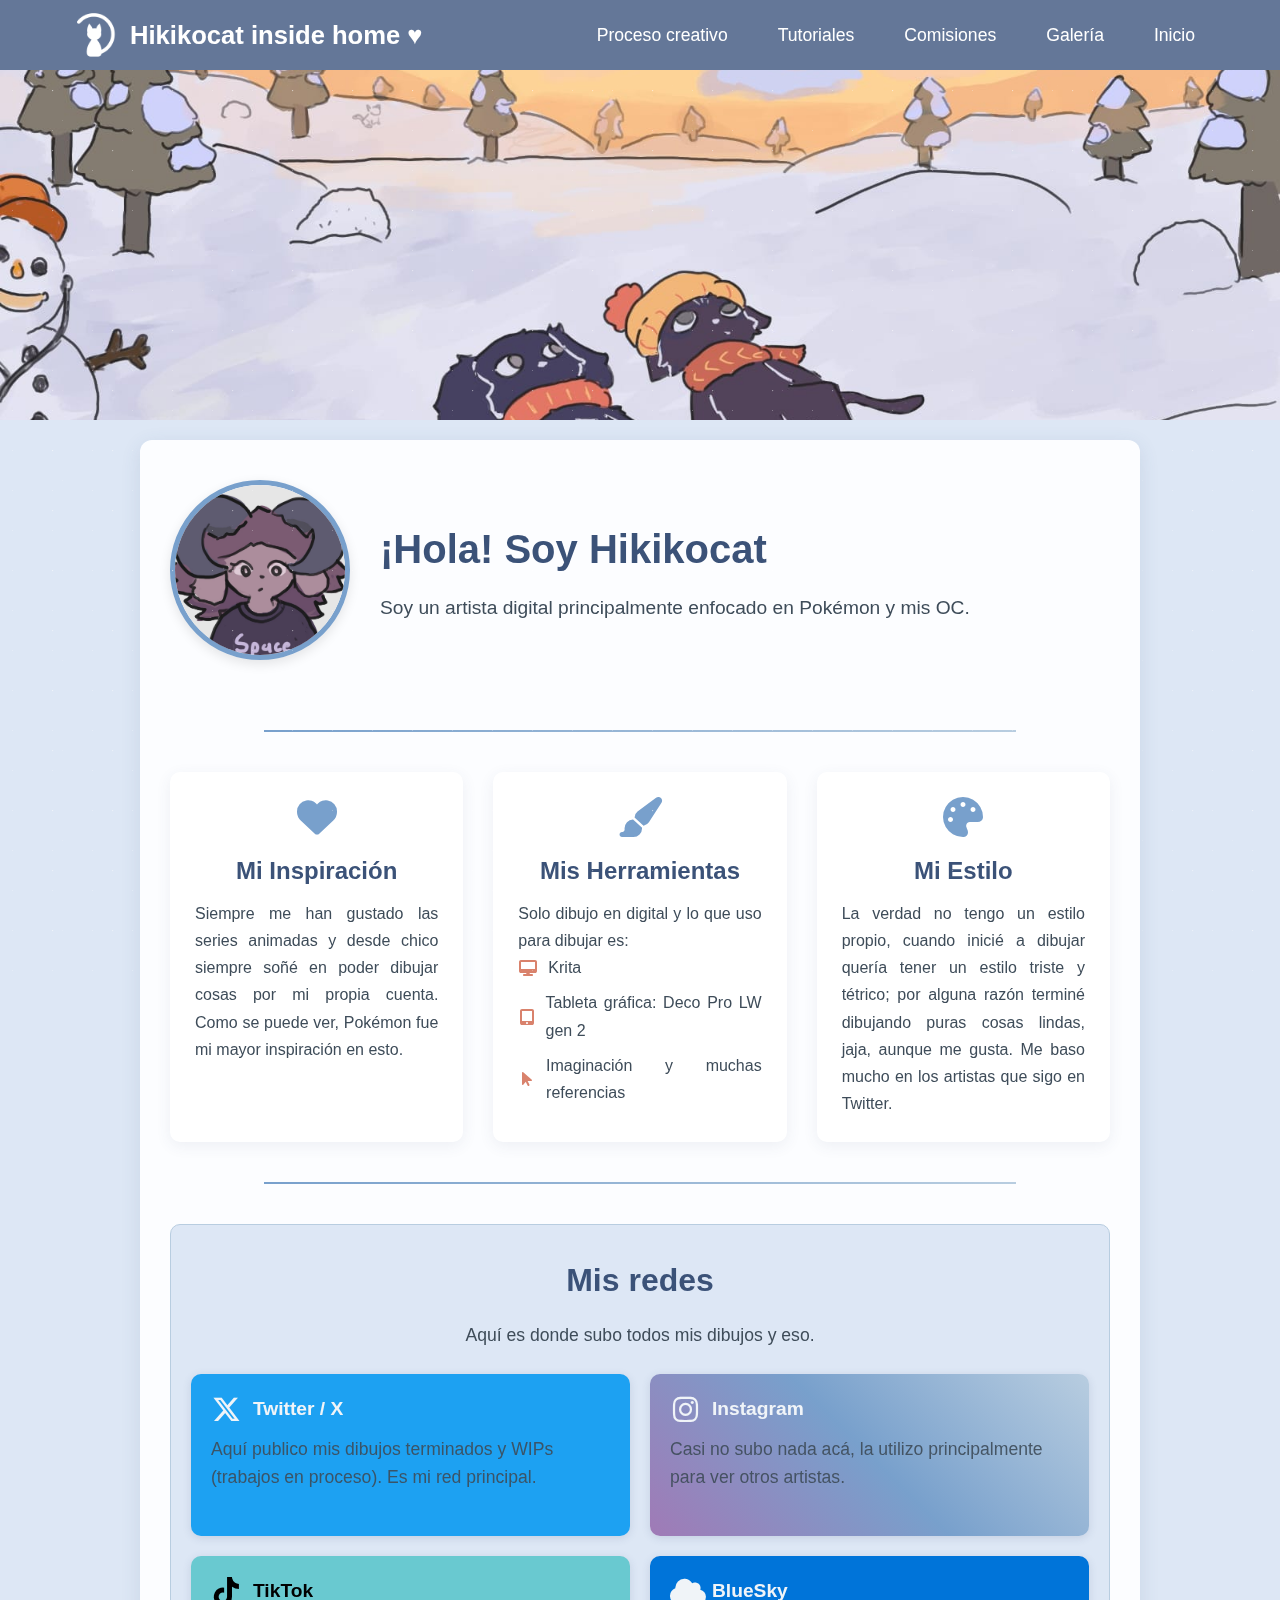
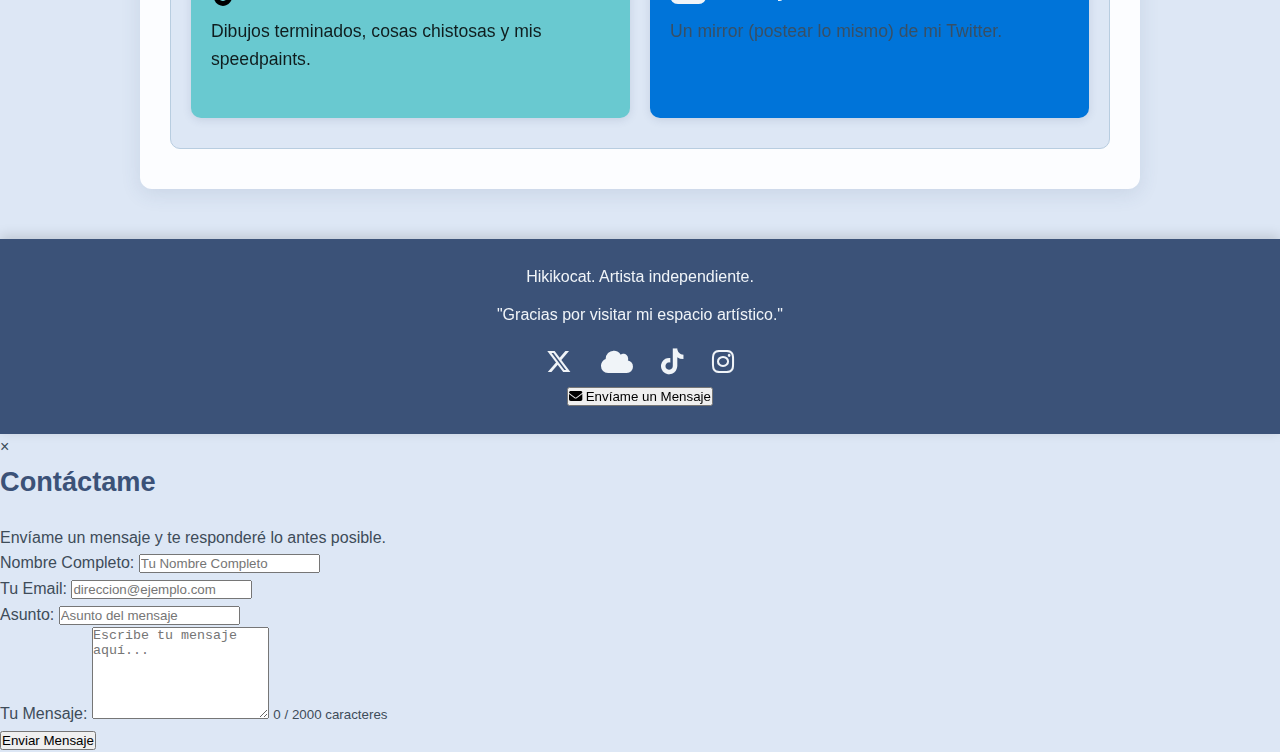
<file: audi.html>
<!DOCTYPE html>
<html lang="es">
<head>
  <meta charset="UTF-8">
  <meta name="viewport" content="width=device-width, initial-scale=1.0">
  <title>Acerca de Mí - Hikikocat</title>
  <link rel="stylesheet" href="audi.css">
  <link rel="stylesheet" href="https://cdnjs.cloudflare.com/ajax/libs/font-awesome/6.5.0/css/all.min.css">
</head>
<body>

<header>
  <div class="header-container">
    <div class="logo">
        <a href="index.html"><img src="logo.png" alt="Logo"></a>
        <a href="index.html"><h1 class="titulo-principal">Hikikocat inside home ♥</h1></a>
    </div>
    <nav class="menu" id="menu">
      <ul>
        <li><a href="Socials.html">Proceso creativo</a></li>
          <li><a href="tutoriales.html">Tutoriales</a></li>
        <li><a href="vid.html">Comisiones</a></li>
        <li><a href="gal.html">Galería</a></li>
        <li><a href="index.html">Inicio</a></li>
      </ul>
    </nav>
    <button class="menu-toggle" id="menu-toggle">☰</button>
  </div>
</header>

<div class="banner">
  <img src="banner4.jpeg" alt="Banner Sobre Mí">
</div>

<section class="contenido-acerca">

  <div class="perfil-header">
    <img src="hola.jpeg" alt="Hikikocat Avatar" class="avatar-grande">
    <div class="perfil-intro">
      <h1>¡Hola! Soy Hikikocat</h1>
      <p class="subtitulo-bienvenida">Soy un artista digital principalmente enfocado en Pokémon y mis OC.</p>
    </div>
  </div>

  <hr class="separador-acerca">

  <div class="acerca-grid">
    <article class="tarjeta-acerca">
      <i class="fas fa-heart icono-tarjeta"></i>
      <h2>Mi Inspiración</h2>
      <p>Siempre me han gustado las series animadas y desde chico siempre soñé en poder dibujar cosas por mi propia cuenta. Como se puede ver, Pokémon fue mi mayor inspiración en esto.</p>
    </article>

    <article class="tarjeta-acerca">
      <i class="fas fa-paint-brush icono-tarjeta"></i>
      <h2>Mis Herramientas</h2>
      <p>Solo dibujo en digital y lo que uso para dibujar es:</p>
      <ul class="lista-herramientas">
        <li><i class="fas fa-desktop"></i> Krita</li>
        <li><i class="fas fa-tablet-alt"></i> Tableta gráfica: Deco Pro LW gen 2</li>
        <li><i class="fas fa-mouse-pointer"></i> Imaginación y muchas referencias</li>
      </ul>
    </article>

    <article class="tarjeta-acerca">
      <i class="fas fa-palette icono-tarjeta"></i>
      <h2>Mi Estilo</h2>
      <p>La verdad no tengo un estilo propio, cuando inicié a dibujar quería tener un estilo triste y tétrico; por alguna razón terminé dibujando puras cosas lindas, jaja, aunque me gusta. Me baso mucho en los artistas que sigo en Twitter.</p>
    </article>
    

  </div>

  <hr class="separador-acerca">

  <section class="donde-encontrarme">
    <h2>Mis redes</h2>
    <p>Aquí es donde subo todos mis dibujos y eso.</p>
    <div class="redes-sociales-destacadas">

      <a href="https://x.com/Hikikocat_02" target="_blank" class="boton-red-social twitter">
        <div class="info-red">
          <div class="icono-nombre-red">
            <i class="fab fa-x-twitter"></i>
            <span>Twitter / X</span>
          </div>
          <p class="descripcion-red">Aquí publico mis dibujos terminados y WIPs (trabajos en proceso). Es mi red principal.</p>
        </div>
      </a>

      <a href="https://www.instagram.com/cataclysm002" target="_blank" class="boton-red-social instagram">
        <div class="info-red">
          <div class="icono-nombre-red">
            <i class="fab fa-instagram"></i>
            <span>Instagram</span>
          </div>
          <p class="descripcion-red">Casi no subo nada acá, la utilizo principalmente para ver otros artistas.</p>
        </div>
      </a>

      <a href="https://www.tiktok.com/@cataclysm_02" target="_blank" class="boton-red-social tiktok">
        <div class="info-red">
          <div class="icono-nombre-red">
            <i class="fab fa-tiktok"></i>
            <span>TikTok</span>
          </div>
          <p class="descripcion-red">Dibujos terminados, cosas chistosas y mis speedpaints.</p>
        </div>
      </a>

      <a href="https://bsky.app/cataclysm01.bsky.social" target="_blank" class="boton-red-social bluesky">
        <div class="info-red">
          <div class="icono-nombre-red">
            <i class="fa-solid fa-cloud"></i>
            <span>BlueSky</span>
          </div>
          <p class="descripcion-red">Un mirror (postear lo mismo) de mi Twitter.</p>
        </div>
      </a>
      
    </div>
  </section>

</section>

<footer>
  <p>Hikikocat. Artista independiente.</p>
  <p>"Gracias por visitar mi espacio artístico."</p>
  <div class="redes-sociales">
    <a href="https://x.com/Hikikocat_02" target="_blank"><i class="fab fa-x-twitter"></i></a>
    <a href="https://bsky.app/cataclysm01.bsky.social" target="_blank"><i class="fa-solid fa-cloud"></i></a>
    <a href="https://www.tiktok.com/@cataclysm_02" target="_blank"><i class="fab fa-tiktok"></i></a>
    <a href="https://www.instagram.com/cataclysm002" target="_blank"><i class="fab fa-instagram"></i></a>
  </div>
   <button id="open-contact-form-btn" class="contact-form-trigger-btn">
    <i class="fas fa-envelope"></i> Envíame un Mensaje
  </button>
</footer>

<div id="contact-form-modal" class="contact-modal">
  <div class="contact-modal-content">
    <span class="close-contact-modal" id="close-contact-modal-btn">×</span>
    <h2>Contáctame</h2>
    <p>Envíame un mensaje y te responderé lo antes posible.</p>
    
    <form id="contact-form" target="_blank" action="https://formsubmit.co/living4maya@gmail.com" method="POST">
      <div class="form-group">
        <label for="contact-name">Nombre Completo:</label>
        <input type="text" id="contact-name" name="name" class="form-control" placeholder="Tu Nombre Completo" required maxlength="100">
      </div>

      <div class="form-group">
        <label for="contact-email">Tu Email:</label>
        <input type="email" id="contact-email" name="email" class="form-control" placeholder="direccion@ejemplo.com" required maxlength="150">
        <small class="email-validation-error" style="color: red; display: none;">Por favor, introduce un email con formato válido.</small>
      </div>
      
      <div class="form-group">
        <label for="contact-subject">Asunto:</label> 
        <input type="text" id="contact-subject" name="subject" class="form-control" placeholder="Asunto del mensaje" required maxlength="150">
      </div>

      <div class="form-group">
        <label for="contact-message">Tu Mensaje:</label>
        <textarea placeholder="Escribe tu mensaje aquí..." class="form-control" id="contact-message" name="message" rows="6" required maxlength="2000"></textarea>
        <small class="char-counter"><span id="message-char-count">0</span> / 2000 caracteres</small>
      </div>
      <input type="hidden" name="_subject" value="Nuevo Mensaje de Contacto desde tu Web!">
      <input type="hidden" name="_template" value="box"> 


      <button type="submit" class="submit-contact-btn">Enviar Mensaje</button>
    </form>
  </div>
</div>
<script src="audi.js"></script>
<script src="email.js"></script> 
<script>
  const menuToggle = document.getElementById('menu-toggle');
  const menu = document.getElementById('menu');

  menuToggle.addEventListener('click', () => {
    menu.classList.toggle('active');
  });
</script>

</body>
</html>
</file>
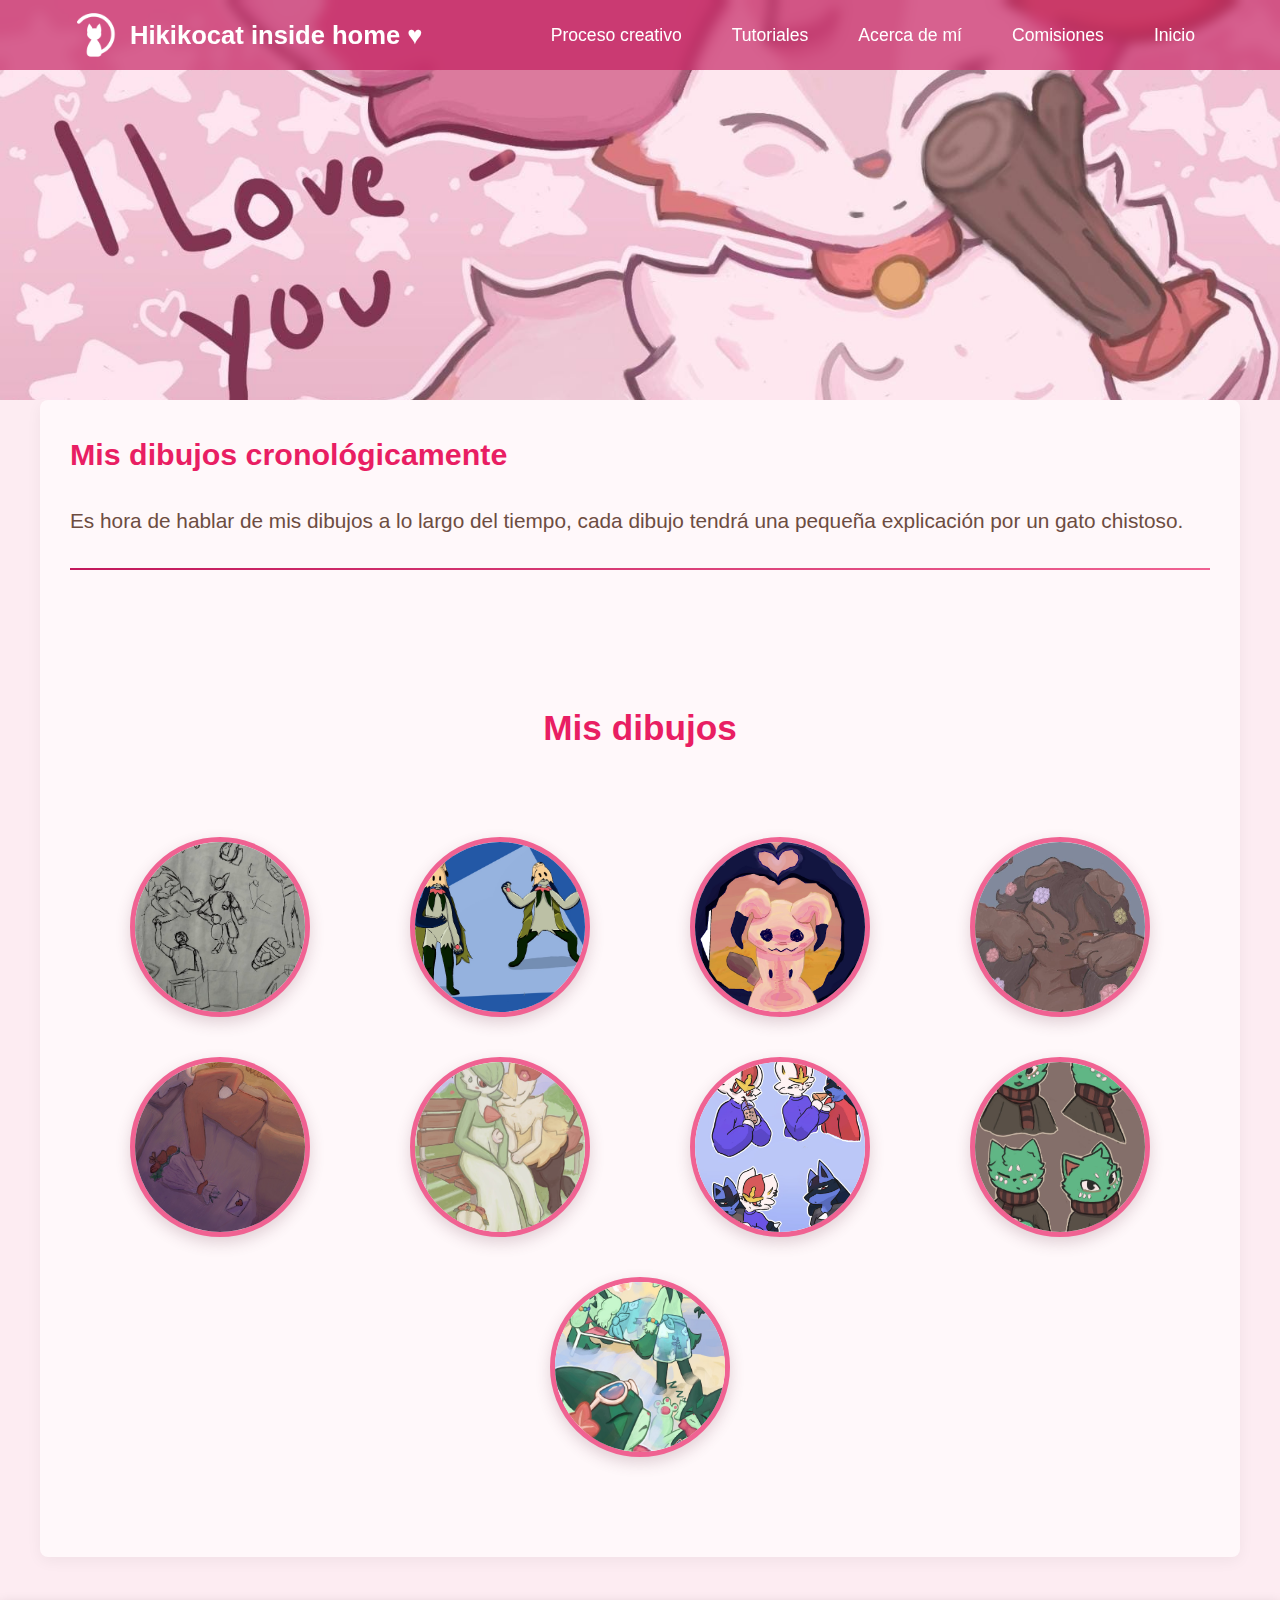
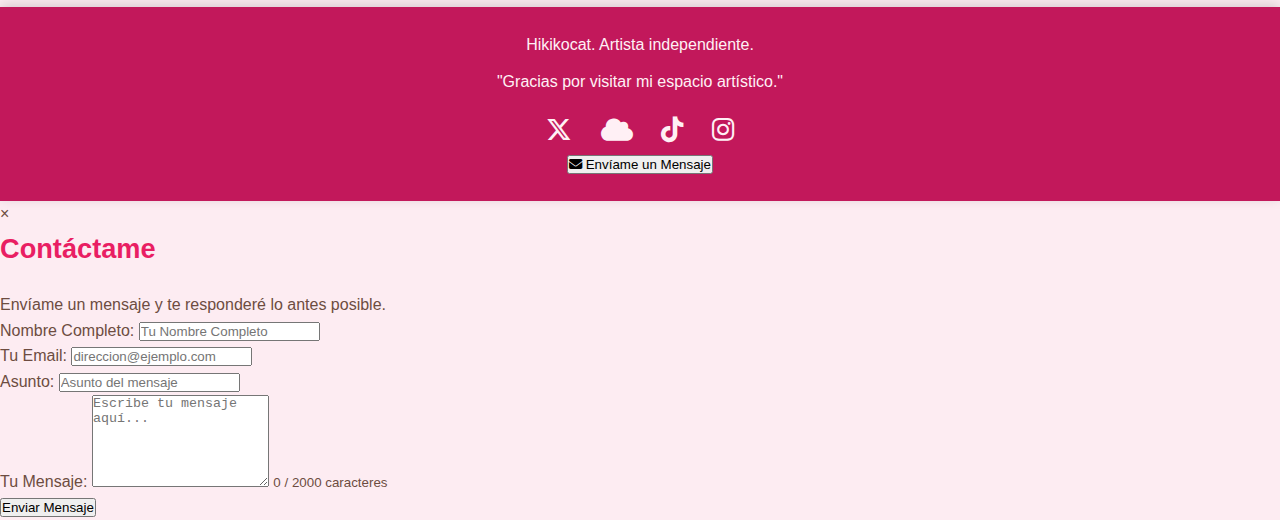
<file: gal.html>
<!DOCTYPE html>
<html lang="es">
<head>
  <meta charset="UTF-8">
  <meta name="viewport" content="width=device-width, initial-scale=1.0">
  <title>Galería</title>
  <link rel="stylesheet" href="style_gal.css">
  <link rel="stylesheet" href="https://cdnjs.cloudflare.com/ajax/libs/font-awesome/6.5.0/css/all.min.css">
</head>
<body>

<header>
  <div class="header-container">
    <div class="logo">
        <a href="index.html"><img src="logo.png" alt="Logo"></a>
        <a href="index.html"><h1 class="titulo-principal">Hikikocat inside home ♥</h1></a>
    </div>
    <nav class="menu" id="menu">
      <ul>
        <li><a href="Socials.html">Proceso creativo</a></li>
          <li><a href="tutoriales.html">Tutoriales</a></li>
        <li><a href="audi.html">Acerca de mí</a></li>
        <li><a href="vid.html">Comisiones</a></li>
        <li><a href="index.html">Inicio</a></li>
      </ul>
    </nav>
    <button class="menu-toggle" id="menu-toggle">☰</button>
  </div>
</header>

<div class="banner">
  <img src="banner2.jpeg" alt="Banner">
</div>

<section class="contenido">

  <div class="texto">

    <h1>Mis dibujos cronológicamente</h1>
    <p>Es hora de hablar de mis dibujos a lo largo del tiempo, cada dibujo tendrá una pequeña explicación por un gato chistoso.</p>

    <hr class="separador">
    
  </div>
  <section class="inspiraciones">
    <h2>Mis dibujos</h2>
    <div class="masonry-grid">
      <div class="dibujoschidos">
        <img src="rn1.jpeg" alt="Inspiración 1" class="inspo-img lightbox-trigger" data-dialogo-id="inspo1">
        
          
        </a>
      </div>
      <div class="dibujoschidos">
        <img src="rn2.jpeg" alt="Inspiración 2" class="inspo-img lightbox-trigger" data-dialogo-id="inspo2">
       
          
        </a>
      </div>
      <div class="dibujoschidos">
        <img src="rn3.jpeg" alt="Inspiración 3" class="inspo-img lightbox-trigger " data-dialogo-id="inspo3">
    
          
        </a>
      </div>
      <div class="dibujoschidos">
        <img src="rn4.jpeg" alt="Inspiración 4" class="inspo-img lightbox-trigger" data-dialogo-id="inspo4">
        
        
        </a>
      </div>
      <div class="dibujoschidos">
        <img src="rn5.jpeg" alt="Inspiración 5" class="inspo-img lightbox-trigger" data-dialogo-id="inspo5">
        
        </a>
      </div>
      <div class="dibujoschidos">
        <img src="rn6.jpeg" alt="Inspiración 6" class="inspo-img lightbox-trigger" data-dialogo-id="inspo6">
        
        </a>
      </div>
      <div class="dibujoschidos">
        <img src="rn7.jpeg" alt="Inspiración 7" class="inspo-img lightbox-trigger" data-dialogo-id="inspo7">
        
        </a>
      </div>
      <div class="dibujoschidos">
        <img src="rn8.jpeg" alt="Inspiración 8" class="inspo-img lightbox-trigger" data-dialogo-id="inspo8">
        
        </a>
      </div>
      <div class="dibujoschidos">
        <img src="rn9.jpeg" alt="Inspiración 9" class="inspo-img lightbox-trigger" data-dialogo-id="inspo9">
        
        </a>
      </div>
    </div>
  </section>
</section>

<footer>
  <p>Hikikocat. Artista independiente.</p>
  <p>"Gracias por visitar mi espacio artístico."</p>
  <div class="redes-sociales">
    <a href="https://x.com/Hikikocat_02" target="_blank"><i class="fab fa-x-twitter"></i></a>
    <a href="https://bsky.app/cataclysm01.bsky.social" target="_blank"><i class="fa-solid fa-cloud"></i></a>
    <a href="https://www.tiktok.com/@cataclysm_02" target="_blank"><i class="fab fa-tiktok"></i></a>
    <a href="https://www.instagram.com/cataclysm002" target="_blank"><i class="fab fa-instagram"></i></a>
  </div>
  <button id="open-contact-form-btn" class="contact-form-trigger-btn">
    <i class="fas fa-envelope"></i> Envíame un Mensaje
  </button>
</footer>
<div id="contact-form-modal" class="contact-modal">
  <div class="contact-modal-content">
    <span class="close-contact-modal" id="close-contact-modal-btn">×</span>
    <h2>Contáctame</h2>
    <p>Envíame un mensaje y te responderé lo antes posible.</p>
    
    <form id="contact-form" target="_blank" action="https://formsubmit.co/living4maya@gmail.com" method="POST">
      <div class="form-group">
        <label for="contact-name">Nombre Completo:</label>
        <input type="text" id="contact-name" name="name" class="form-control" placeholder="Tu Nombre Completo" required maxlength="100">
      </div>

      <div class="form-group">
        <label for="contact-email">Tu Email:</label>
        <input type="email" id="contact-email" name="email" class="form-control" placeholder="direccion@ejemplo.com" required maxlength="150">
        <small class="email-validation-error" style="color: red; display: none;">Por favor, introduce un email con formato válido.</small>
      </div>
      
      <div class="form-group">
        <label for="contact-subject">Asunto:</label> 
        <input type="text" id="contact-subject" name="subject" class="form-control" placeholder="Asunto del mensaje" required maxlength="150">
      </div>

      <div class="form-group">
        <label for="contact-message">Tu Mensaje:</label>
        <textarea placeholder="Escribe tu mensaje aquí..." class="form-control" id="contact-message" name="message" rows="6" required maxlength="2000"></textarea>
        <small class="char-counter"><span id="message-char-count">0</span> / 2000 caracteres</small>
      </div>
      <input type="hidden" name="_subject" value="Nuevo Mensaje de Contacto desde tu Web!">
      <input type="hidden" name="_template" value="box"> 


      <button type="submit" class="submit-contact-btn">Enviar Mensaje</button>
    </form>
  </div>
</div>

<div id="gatoh" class="gatoh">
    <div class="dialogo-contenido">
      <p id="texto-dialogo" class="texto-dialogo"></p>
    </div>
    <div class="gatogifb">
      <img id="avatar-gif" src="gato.gif" alt="Avatar animado" class="dialogo-gato">
    </div>
</div>
<script src="script_gal2.js"></script> 
<script src="script_gal.js"></script> 
<script src="email.js"></script> 
<script>
  const menuToggle = document.getElementById('menu-toggle');
  const menu = document.getElementById('menu');

  menuToggle.addEventListener('click', () => {
    menu.classList.toggle('active');
  });
</script>

</body>
</html>
</file>
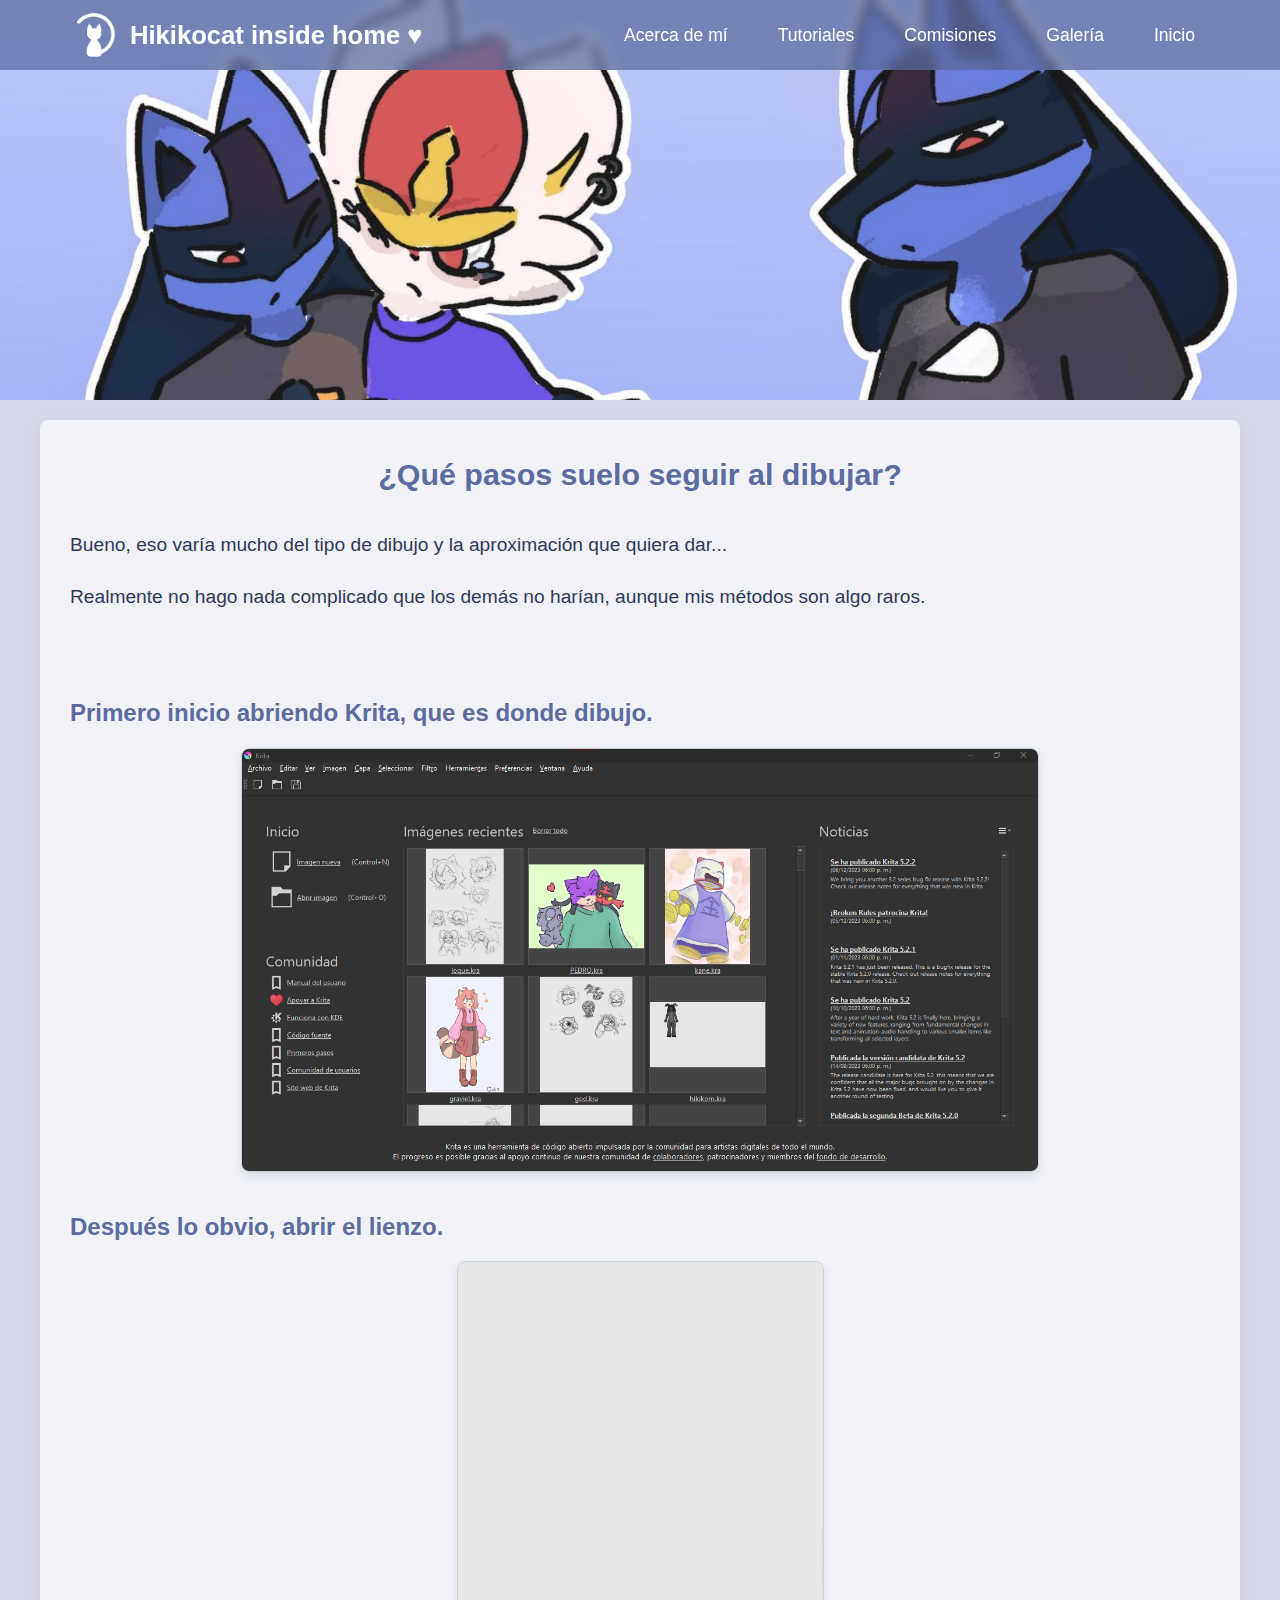
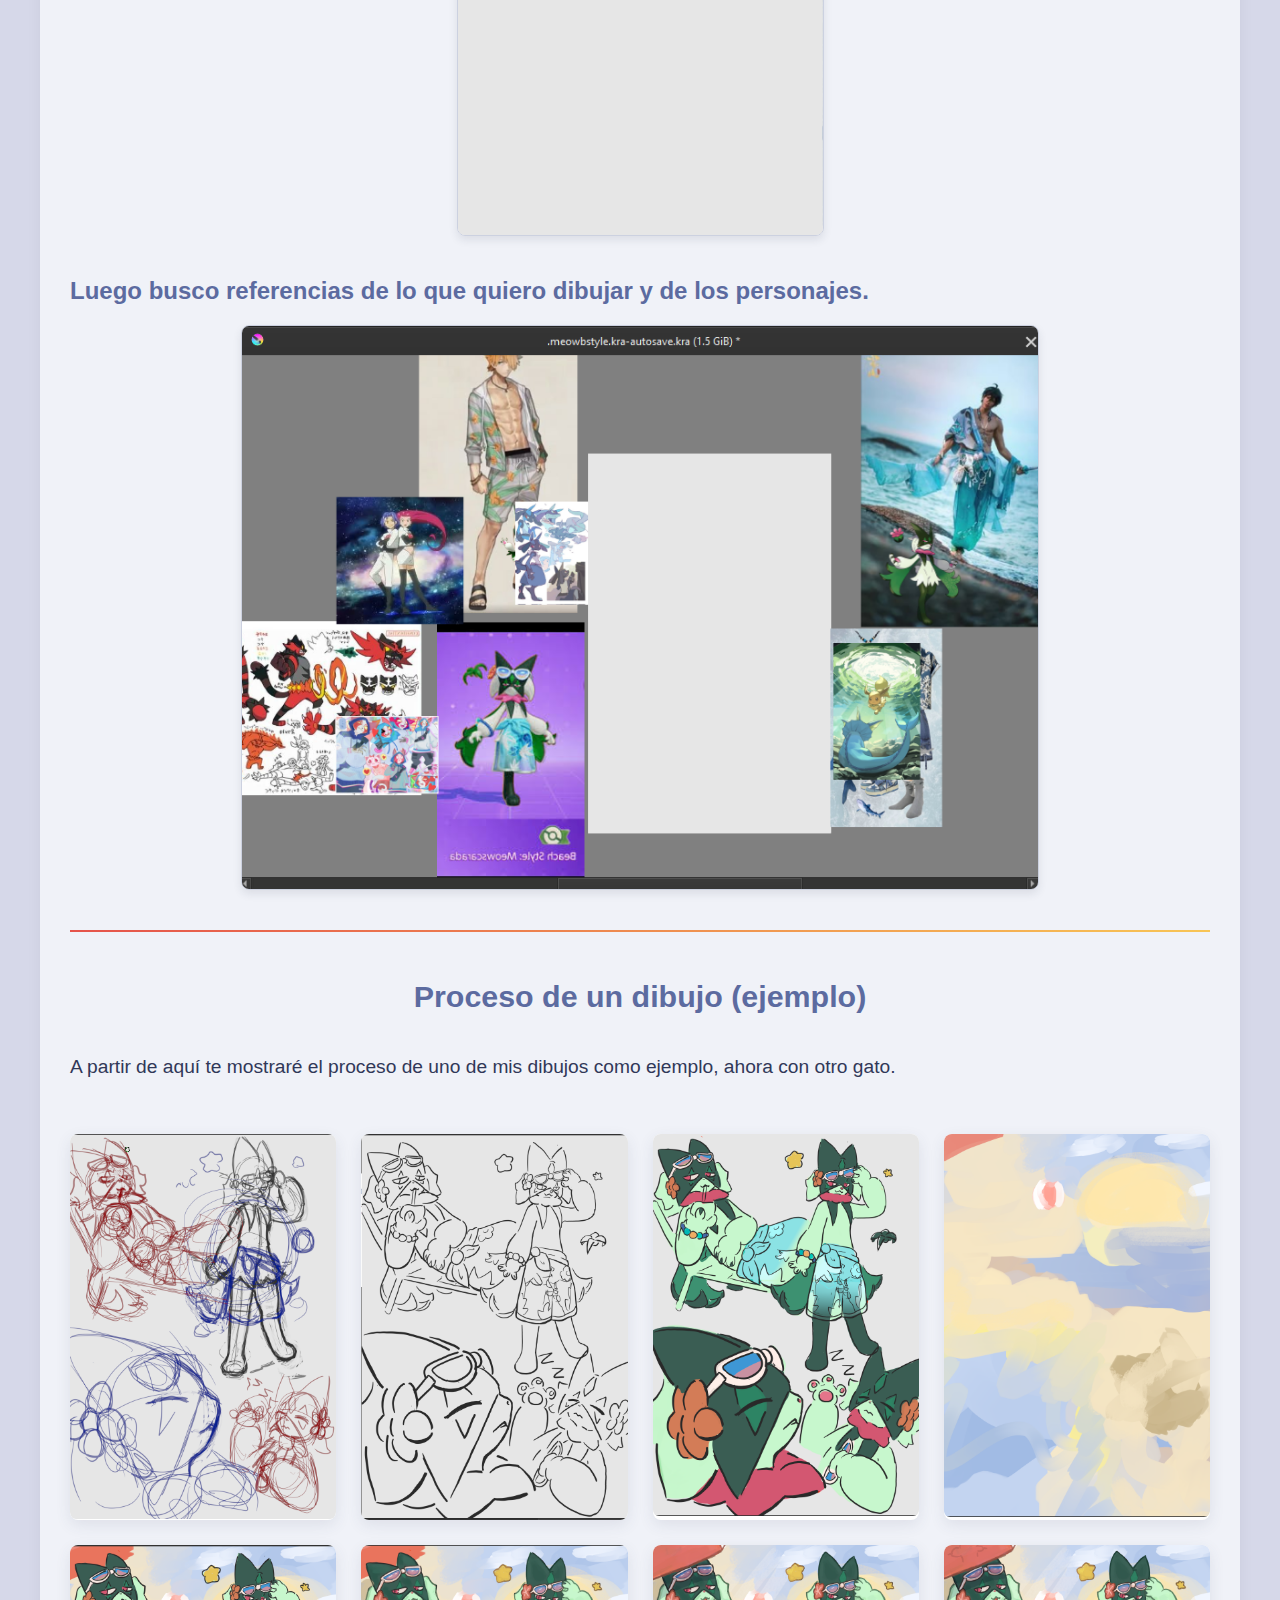
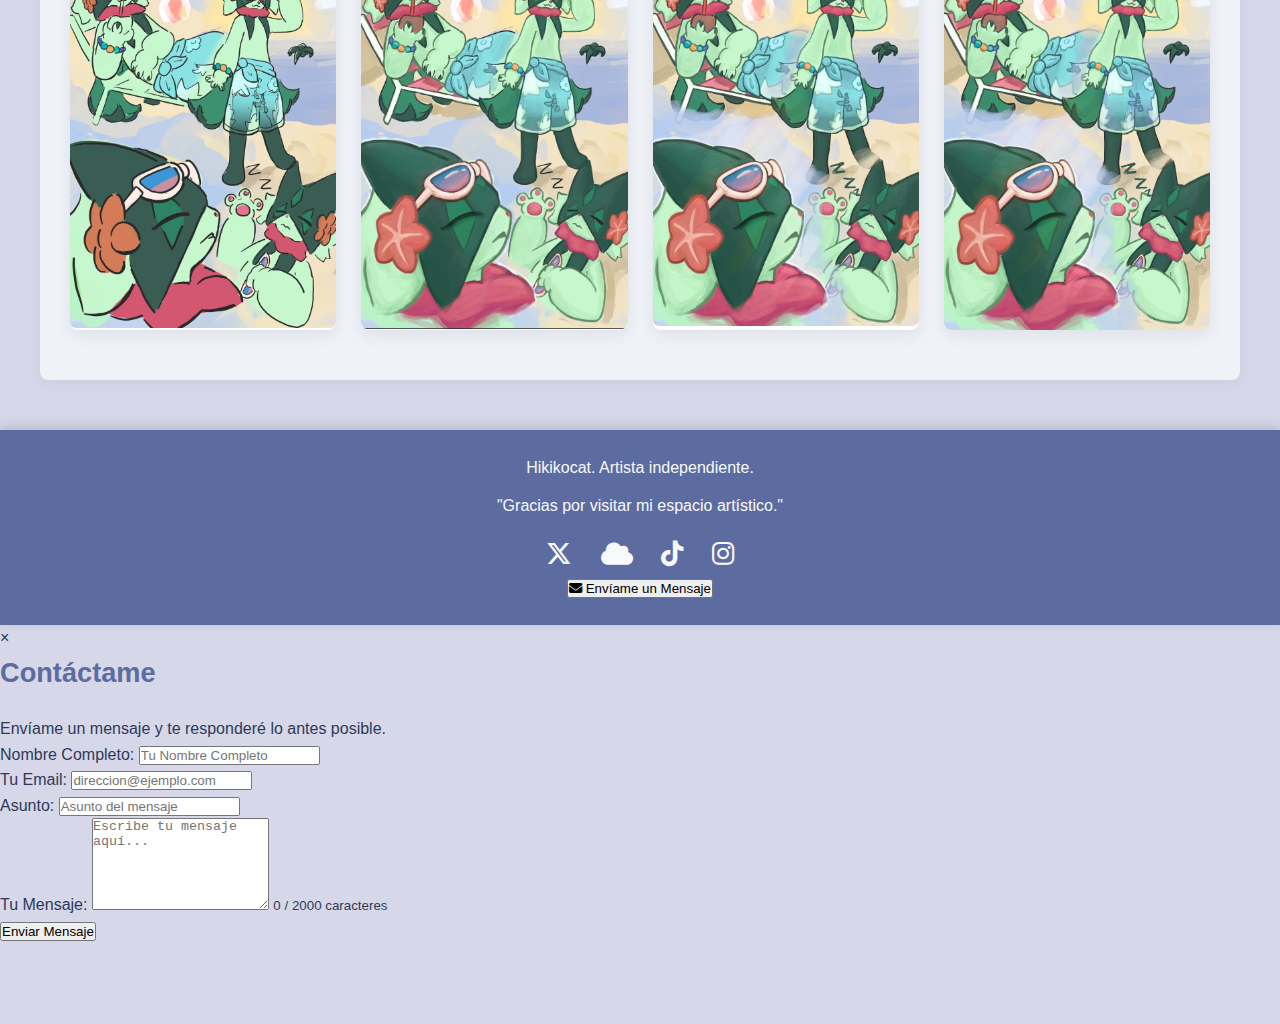
<file: Socials.html>
<!DOCTYPE html>
<html lang="es">
<head>
  <meta charset="UTF-8">
  <meta name="viewport" content="width=device-width, initial-scale=1.0">
  <title>Proceso Creativo - Hikikocat</title> 
  <link rel="stylesheet" href="socials.css">
  <link rel="stylesheet" href="https://cdnjs.cloudflare.com/ajax/libs/font-awesome/6.5.0/css/all.min.css">
</head>
<body>

<header>
  <div class="header-container">
    <div class="logo">
        <a href="index.html"><img src="logo.png" alt="Logo"></a>
        <a href="index.html"><h1 class="titulo-principal">Hikikocat inside home ♥</h1></a>
    </div>
    <nav class="menu" id="menu">
      <ul>
        <li><a href="audi.html">Acerca de mí</a></li>
        <li><a href="tutoriales.html">Tutoriales</a></li>
        <li><a href="vid.html">Comisiones</a></li>
        <li><a href="gal.html">Galería</a></li>
        <li><a href="index.html">Inicio</a></li>
      </ul>
    </nav>
    <button class="menu-toggle" id="menu-toggle">☰</button>
  </div>
</header>

<div class="banner">
  <img src="banner3.jpeg" alt="Banner">
</div>

<section class="contenido">
  <div class="texto-principal"> 
    <h1>¿Qué pasos suelo seguir al dibujar?</h1>
    <p>Bueno, eso varía mucho del tipo de dibujo y la aproximación que quiera dar...</p>
    <p>Realmente no hago nada complicado que los demás no harían, aunque mis métodos son algo raros.</p>
    <br>
    <h2>Primero inicio abriendo Krita, que es donde dibujo.</h2>
    <img class="imagen-explicacion" src="ex1.png" alt="Abriendo Krita"> 
    <h2>Después lo obvio, abrir el lienzo.</h2>
    <img class="imagen-explicacion" src="ex2.png" alt="Abriendo canvas en Krita">
    <h2>Luego busco referencias de lo que quiero dibujar y de los personajes.</h2>
    <img class="imagen-explicacion" src="ex3.png" alt="Buscando referencias">
    
    <hr class="separador">
    
    <h1>Proceso de un dibujo (ejemplo)</h1>
    <p>A partir de aquí te mostraré el proceso de uno de mis dibujos como ejemplo, ahora con otro gato.</p>
  </div>


  <section class="proceso-dibujo-grid">
    <div class="item-proceso">
      <img src="ep1.png" alt="Proceso paso 1" class="inspo-img lightbox-trigger" data-dialogo-id="ep1">
    </div>
    <div class="item-proceso">
      <img src="ep2.png" alt="Proceso paso 2" class="inspo-img lightbox-trigger" data-dialogo-id="ep2">
    </div>
    <div class="item-proceso">
      <img src="ep3.png" alt="Proceso paso 3" class="inspo-img lightbox-trigger" data-dialogo-id="ep3">
    </div>
    <div class="item-proceso">
      <img src="ep4.png" alt="Proceso paso 4" class="inspo-img lightbox-trigger" data-dialogo-id="ep4">
    </div>
    <div class="item-proceso">
      <img src="ep5.png" alt="Proceso paso 5" class="inspo-img lightbox-trigger" data-dialogo-id="ep5">
    </div>
    <div class="item-proceso">
      <img src="ep6.png" alt="Proceso paso 6" class="inspo-img lightbox-trigger" data-dialogo-id="ep6">
    </div>
    <div class="item-proceso">
      <img src="ep7.png" alt="Proceso paso 7" class="inspo-img lightbox-trigger" data-dialogo-id="ep7">
    </div>
    <div class="item-proceso">
      <img src="ep8.png" alt="Proceso paso 8" class="inspo-img lightbox-trigger" data-dialogo-id="ep8">
    </div>
  </section>
  

</section>

<footer>
  <p>Hikikocat. Artista independiente.</p>
  <p>"Gracias por visitar mi espacio artístico."</p>
  <div class="redes-sociales">
    <a href="https://x.com/Hikikocat_02" target="_blank"><i class="fab fa-x-twitter"></i></a>
    <a href="https://bsky.app/cataclysm01.bsky.social" target="_blank"><i class="fa-solid fa-cloud"></i></a>
    <a href="https://www.tiktok.com/@cataclysm_02" target="_blank"><i class="fab fa-tiktok"></i></a>
    <a href="https://www.instagram.com/cataclysm002" target="_blank"><i class="fab fa-instagram"></i></a>
  </div>
  <button id="open-contact-form-btn" class="contact-form-trigger-btn">
    <i class="fas fa-envelope"></i> Envíame un Mensaje
  </button>
</footer>
<div id="contact-form-modal" class="contact-modal">
  <div class="contact-modal-content">
    <span class="close-contact-modal" id="close-contact-modal-btn">×</span>
    <h2>Contáctame</h2>
    <p>Envíame un mensaje y te responderé lo antes posible.</p>
    
    <form id="contact-form" target="_blank" action="https://formsubmit.co/living4maya@gmail.com" method="POST">
      <div class="form-group">
        <label for="contact-name">Nombre Completo:</label>
        <input type="text" id="contact-name" name="name" class="form-control" placeholder="Tu Nombre Completo" required maxlength="100">
      </div>

      <div class="form-group">
        <label for="contact-email">Tu Email:</label>
        <input type="email" id="contact-email" name="email" class="form-control" placeholder="direccion@ejemplo.com" required maxlength="150">
        <small class="email-validation-error" style="color: red; display: none;">Por favor, introduce un email con formato válido.</small>
      </div>
      
      <div class="form-group">
        <label for="contact-subject">Asunto:</label> 
        <input type="text" id="contact-subject" name="subject" class="form-control" placeholder="Asunto del mensaje" required maxlength="150">
      </div>

      <div class="form-group">
        <label for="contact-message">Tu Mensaje:</label>
        <textarea placeholder="Escribe tu mensaje aquí..." class="form-control" id="contact-message" name="message" rows="6" required maxlength="2000"></textarea>
        <small class="char-counter"><span id="message-char-count">0</span> / 2000 caracteres</small>
      </div>
      <input type="hidden" name="_subject" value="Nuevo Mensaje de Contacto desde tu Web!">
      <input type="hidden" name="_template" value="box"> 


      <button type="submit" class="submit-contact-btn">Enviar Mensaje</button>
    </form>
  </div>
</div>

<div id="dialogo-personaje" class="dialogo-personaje-flotante">
    <div class="dialogo-contenido">
      <p id="texto-dialogo-personaje" class="texto-dialogo"></p>
    </div>
    <div class="avatar-container">

      <img id="avatar-gif-personaje" src="gato2.gif" alt="Avatar explicador" class="avatar-img">
    </div>
</div>
<div id="gatoh-fijo-socials" class="gatoh-fijo"> 
    <div class="dialogo-contenido">  
      <p id="texto-dialogo-fijo-socials" class="texto-dialogo"></p>
    </div>
    <div class="gatogifb">
      <img id="avatar-gif-fijo-socials" src="gato2.gif" alt="Avatar animado" class="dialogo-gato">
    </div>
</div>
<script src="script_socials.js"></script>
<script src="script_socials2.js"></script> 
<script src="email.js"></script> 
<script>

  const menuToggle = document.getElementById('menu-toggle');
  const menu = document.getElementById('menu');
  menuToggle.addEventListener('click', () => {
    menu.classList.toggle('active');
  });
</script>

</body>
</html>
</file>
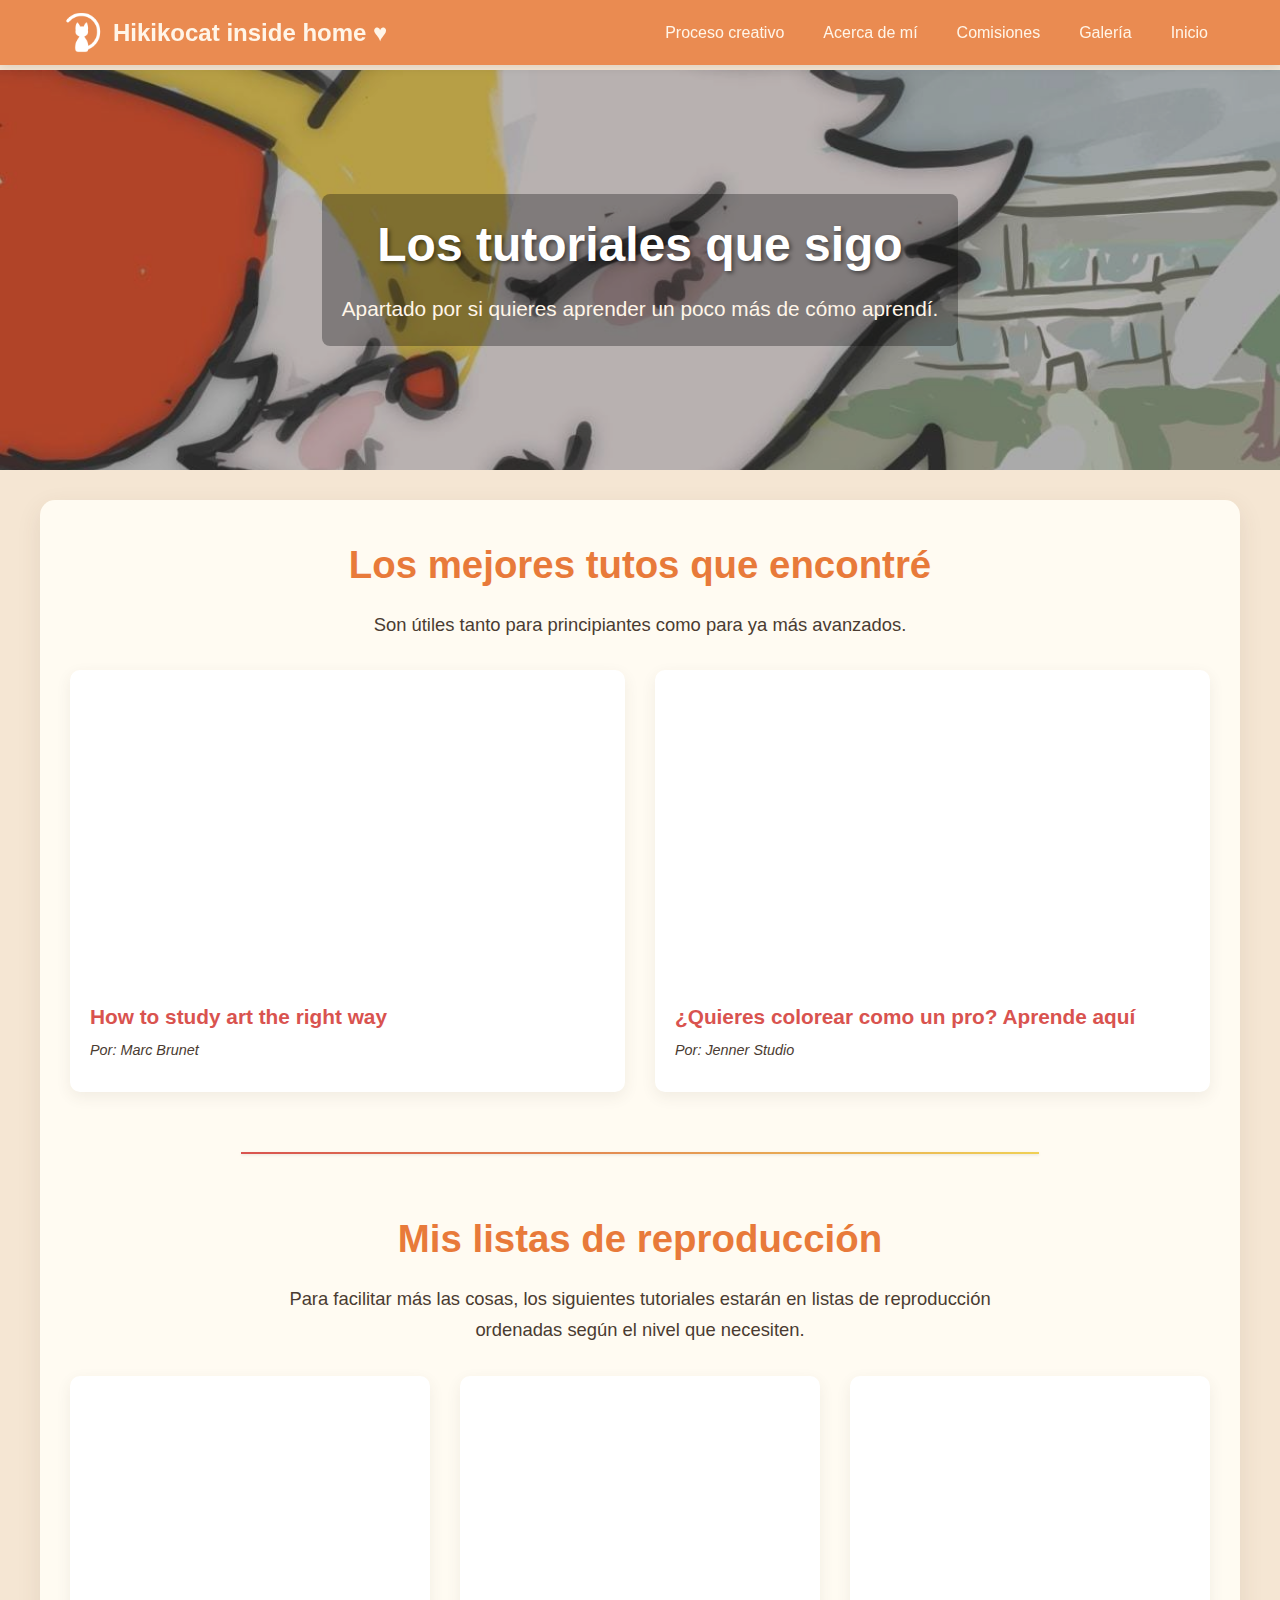
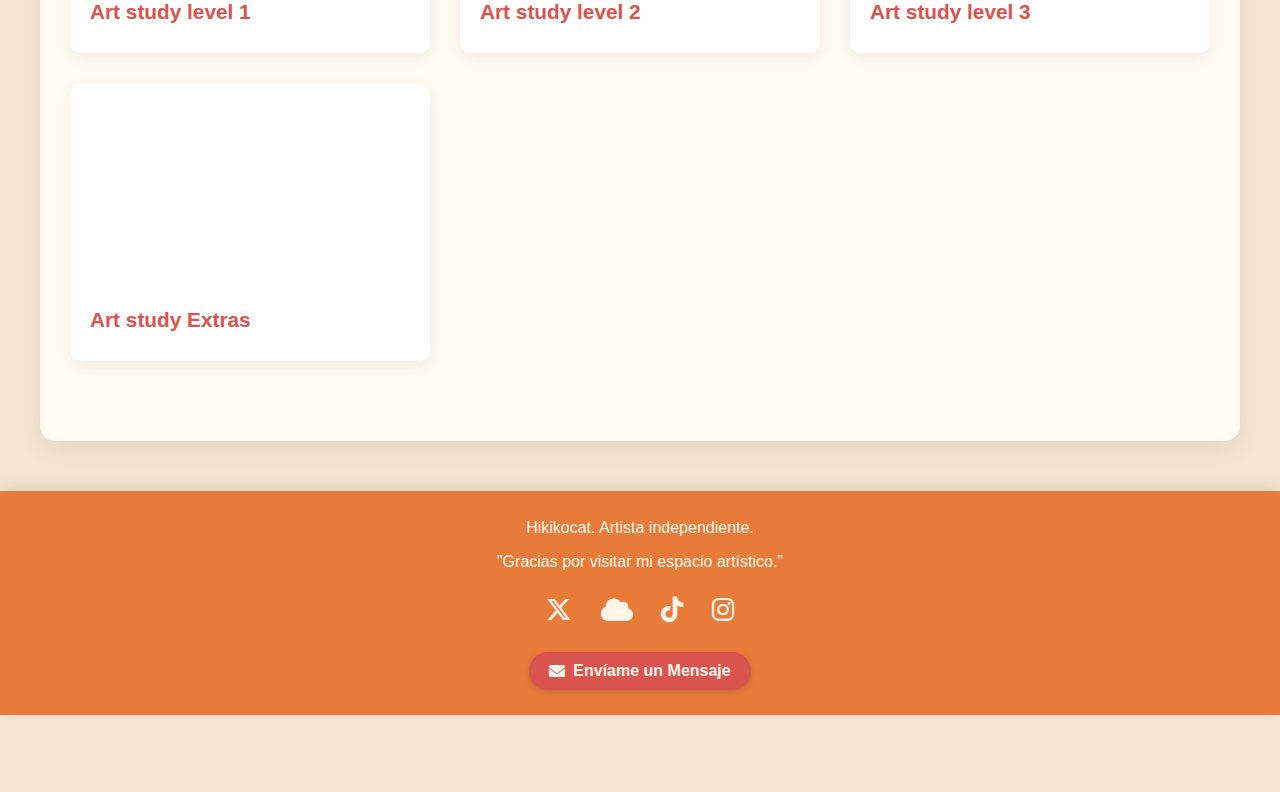
<file: tutoriales.html>
<!DOCTYPE html>
<html lang="es">
<head>
  <meta charset="UTF-8">
  <meta name="viewport" content="width=device-width, initial-scale=1.0">
  <title>Tutoriales y Recursos - Hikikocat</title> 
  <link rel="stylesheet" href="tutoriales.css"> 
  <link rel="stylesheet" href="https://cdnjs.cloudflare.com/ajax/libs/font-awesome/6.5.0/css/all.min.css">
</head>
<body>

<header>
  <div class="header-container">
    <div class="logo">
        <a href="index.html"><img src="logo.png" alt="Logo"></a>
        <a href="index.html"><h1 class="titulo-principal">Hikikocat inside home ♥</h1></a>
    </div>
    <nav class="menu" id="menu">
      <ul>
        <li><a href="Socials.html">Proceso creativo</a></li>
        <li><a href="audi.html">Acerca de mí</a></li>
        <li><a href="vid.html">Comisiones</a></li>
        <li><a href="gal.html">Galería</a></li>
        <li><a href="index.html">Inicio</a></li>
       
      </ul>
    </nav>
    <button class="menu-toggle" id="menu-toggle">☰</button>
  </div>
</header>

<div class="banner-tutoriales"> 
  <img src="banner6.jpeg" alt="Banner Tutoriales de Dibujo"> 
  <div class="banner-texto">
    <h1>Los tutoriales que sigo</h1>
    <p>Apartado por si quieres aprender un poco más de cómo aprendí.</p>
  </div>
</div>

<section class="contenido-tutoriales">

  <div class="introduccion-tutoriales">
    <h2>Los mejores tutos que encontré</h2>
    <p>Son útiles tanto para principiantes como para ya más avanzados.</p>
  </div>

  <div class="grid-videos">
    
    <article class="tarjeta-video" data-dialogo-id="video1">
      <div class="video-embed-container">
        <iframe width="560" height="315" src="https://www.youtube.com/embed/duSzh2EwNyw" title="YouTube video player" frameborder="0" allow="accelerometer; autoplay; clipboard-write; encrypted-media; gyroscope; picture-in-picture; web-share" allowfullscreen></iframe>
      </div>
      <div class="info-video">
        <h3>How to study art the right way</h3>
        <p class="canal-video">Por: Marc Brunet</p>
      </div>
    </article>

    <article class="tarjeta-video" data-dialogo-id="video2">
      <div class="video-embed-container">
        <iframe width="560" height="315" src="https://www.youtube.com/embed/sCKYny6ALpY" title="YouTube video player" frameborder="0" allow="accelerometer; autoplay; clipboard-write; encrypted-media; gyroscope; picture-in-picture; web-share" allowfullscreen></iframe>
      </div>
      <div class="info-video">
        <h3>¿Quieres colorear como un pro? Aprende aquí</h3>
        <p class="canal-video">Por: Jenner Studio</p>
      </div>
    </article>
  </div>

  <hr class="separador-tutoriales">

  <div class="introduccion-playlists">
    <h2>Mis listas de reproducción</h2>
    <p>Para facilitar más las cosas, los siguientes tutoriales estarán en listas de reproducción ordenadas según el nivel que necesiten.</p>
  </div>

  <div class="grid-playlists">
  
    <article class="tarjeta-playlist" data-dialogo-id="playlist1">
      <div class="playlist-embed-container">

        <iframe width="560" height="315" src="https://www.youtube.com/embed/videoseries?list=PL3xGAvDTjCY88Ts5mxiETI0IkgMF2MrYn" title="YouTube playlist player" frameborder="0" allow="accelerometer; autoplay; clipboard-write; encrypted-media; gyroscope; picture-in-picture; web-share" allowfullscreen></iframe>
      </div>
      <div class="info-playlist">
        <h3>Art study level 1</h3>
      </div>
    </article>

    <article class="tarjeta-playlist" data-dialogo-id="playlist2">
       <div class="playlist-embed-container">
        <iframe width="560" height="315" src="https://www.youtube.com/embed/videoseries?list=PL3xGAvDTjCY-toMvYUGJIJI2cjxtxl9rP" title="YouTube playlist player" frameborder="0" allow="accelerometer; autoplay; clipboard-write; encrypted-media; gyroscope; picture-in-picture; web-share" allowfullscreen></iframe>
      </div>
      <div class="info-playlist">
        <h3>Art study level 2</h3>
      </div>
    </article>
    <article class="tarjeta-playlist" data-dialogo-id="playlist3">
       <div class="playlist-embed-container">
        <iframe width="560" height="315" src="https://www.youtube.com/embed/videoseries?list=PL3xGAvDTjCY-ZpyYA8iObxReyugOSIPWd" title="YouTube playlist player" frameborder="0" allow="accelerometer; autoplay; clipboard-write; encrypted-media; gyroscope; picture-in-picture; web-share" allowfullscreen></iframe>
      </div>
      <div class="info-playlist">
        <h3>Art study level 3</h3>
      </div>
    </article>
    <article class="tarjeta-playlist" data-dialogo-id="playlist4">
       <div class="playlist-embed-container">
        <iframe width="560" height="315" src="https://www.youtube.com/embed/videoseries?list=PL3xGAvDTjCY9umBinYyApMRxqFf_EZ94M" title="YouTube playlist player" frameborder="0" allow="accelerometer; autoplay; clipboard-write; encrypted-media; gyroscope; picture-in-picture; web-share" allowfullscreen></iframe>
      </div>
      <div class="info-playlist">
        <h3>Art study Extras</h3>
      </div>
    </article>


  </div>

</section>

<footer>

  <p>Hikikocat. Artista independiente.</p>
  <p>"Gracias por visitar mi espacio artístico."</p>
  <div class="redes-sociales">
    <a href="https://x.com/Hikikocat_02" target="_blank"><i class="fab fa-x-twitter"></i></a>
    <a href="https://bsky.app/cataclysm01.bsky.social" target="_blank"><i class="fa-solid fa-cloud"></i></a>
    <a href="https://www.tiktok.com/@cataclysm_02" target="_blank"><i class="fab fa-tiktok"></i></a>
    <a href="https://www.instagram.com/cataclysm002" target="_blank"><i class="fab fa-instagram"></i></a>
  </div>
  <button id="open-contact-form-btn" class="contact-form-trigger-btn">
    <i class="fas fa-envelope"></i> Envíame un Mensaje
  </button>
</footer>


<div id="contact-form-modal" class="contact-modal">
  <div class="contact-modal-content">
    <span class="close-contact-modal" id="close-contact-modal-btn">×</span>
    <h2>Contáctame</h2>
    <p>Envíame un mensaje y te responderé lo antes posible.</p>
    <form id="contact-form" target="_blank" action="https://formsubmit.co/living4maya@gmail.com" method="POST">
      <div class="form-group">
        <label for="contact-name">Nombre Completo:</label>
        <input type="text" id="contact-name" name="name" class="form-control" placeholder="Tu Nombre Completo" required maxlength="100">
      </div>
      <div class="form-group">
        <label for="contact-email">Tu Email:</label>
        <input type="email" id="contact-email" name="email" class="form-control" placeholder="direccion@ejemplo.com" required maxlength="150">
        <small class="email-validation-error" style="color: red; display: none;">Por favor, introduce un email con formato válido.</small>
      </div>
      <div class="form-group">
        <label for="contact-subject">Asunto:</label> 
        <input type="text" id="contact-subject" name="subject" class="form-control" placeholder="Asunto del mensaje" required maxlength="150">
      </div>
      <div class="form-group">
        <label for="contact-message">Tu Mensaje:</label>
        <textarea placeholder="Escribe tu mensaje aquí..." class="form-control" id="contact-message" name="message" rows="6" required maxlength="2000"></textarea>
        <small class="char-counter"><span id="message-char-count">0</span> / 2000 caracteres</small>
      </div>
      <input type="hidden" name="_subject" value="Nuevo Mensaje de Contacto desde tu Web!">
      <input type="hidden" name="_template" value="box"> 
      <button type="submit" class="submit-contact-btn">Enviar Mensaje</button>
    </form>
  </div>
</div>

<div id="dialogo-tutoriales" class="dialogo-personaje-flotante tutoriales-dialogo"> 
    <div class="dialogo-contenido">
      <p id="texto-dialogo-tutoriales" class="texto-dialogo"></p>
    </div>
    <div class="avatar-container tutoriales-avatar"> 
      
      <img id="avatar-gif-tutoriales" src="gato3.gif" alt="Avatar explicador" class="avatar-img">
    </div>
</div>


<script src="tutoriales2.js"></script> 
<script src="email.js"></script> 
<script>

  const menuToggle = document.getElementById('menu-toggle');
  const menu = document.getElementById('menu');
  menuToggle.addEventListener('click', () => {
    menu.classList.toggle('active');
  });
</script>

</body>
</html>
</file>
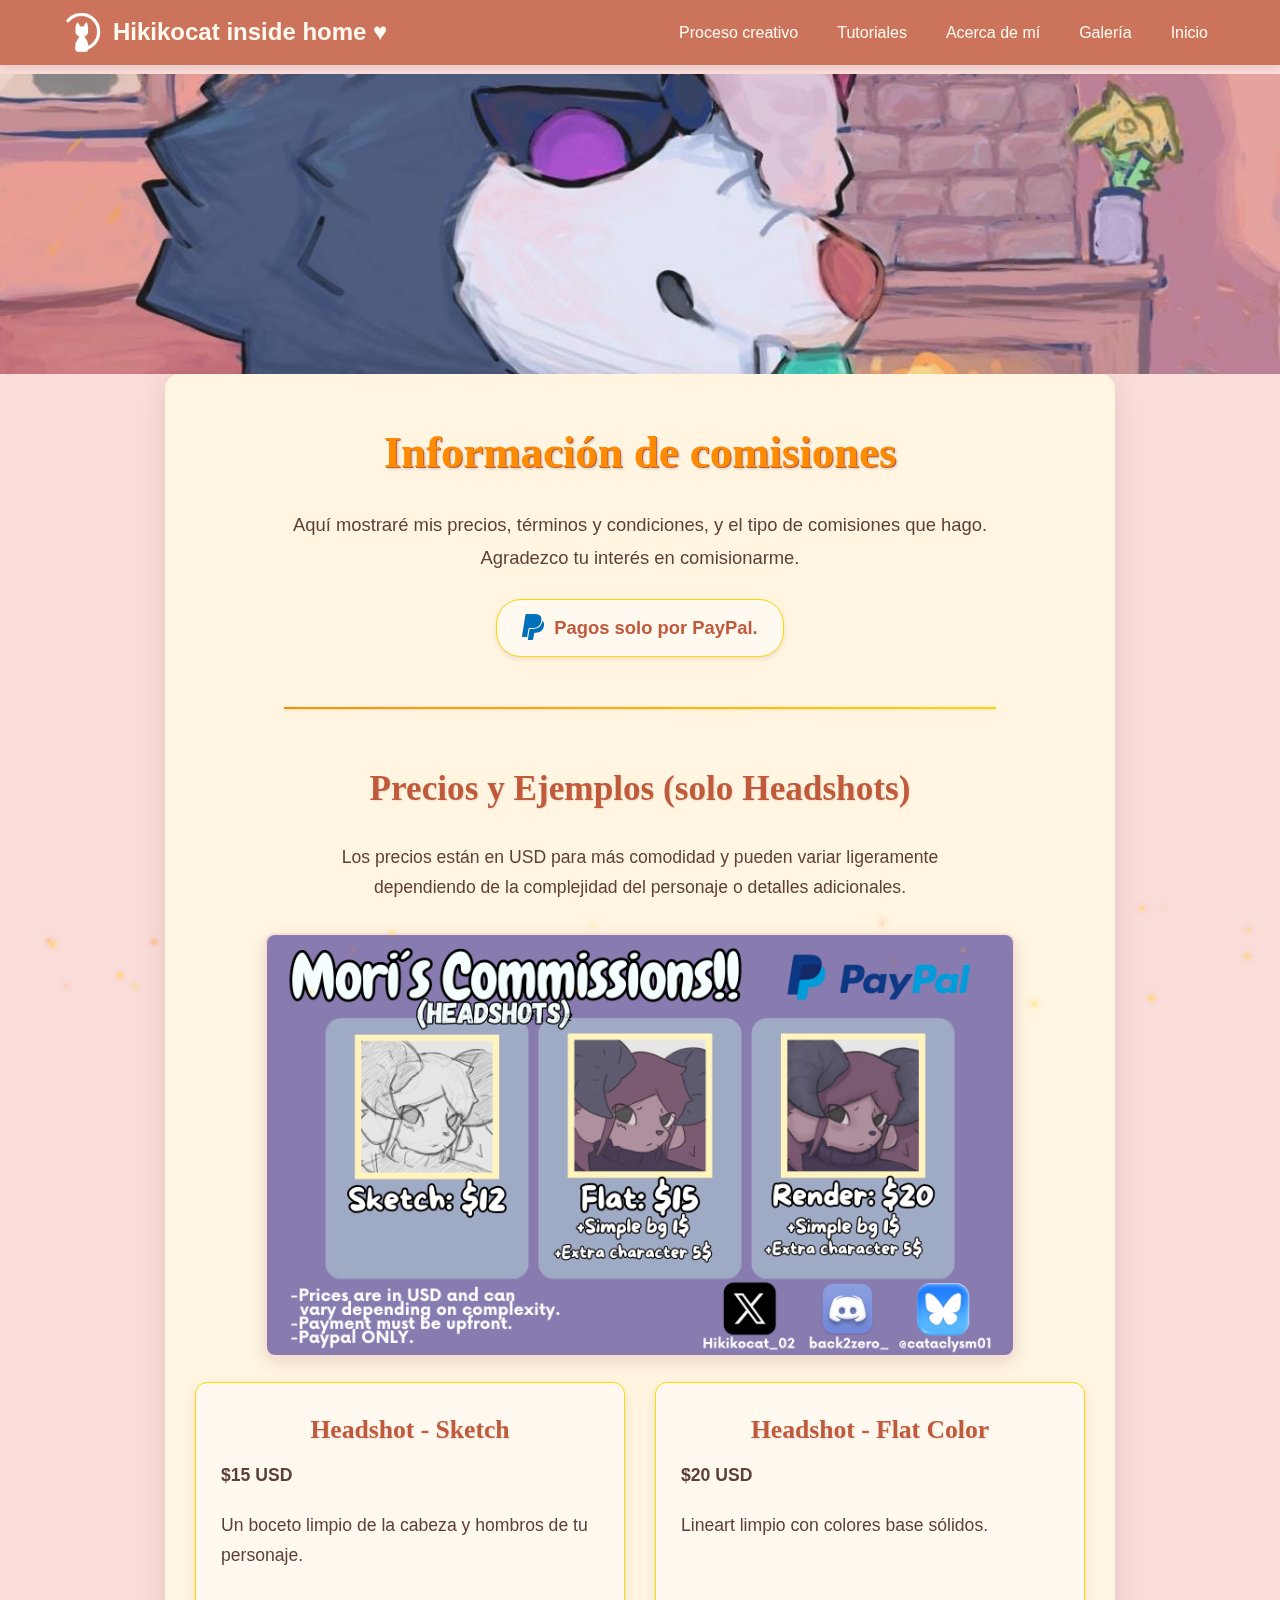
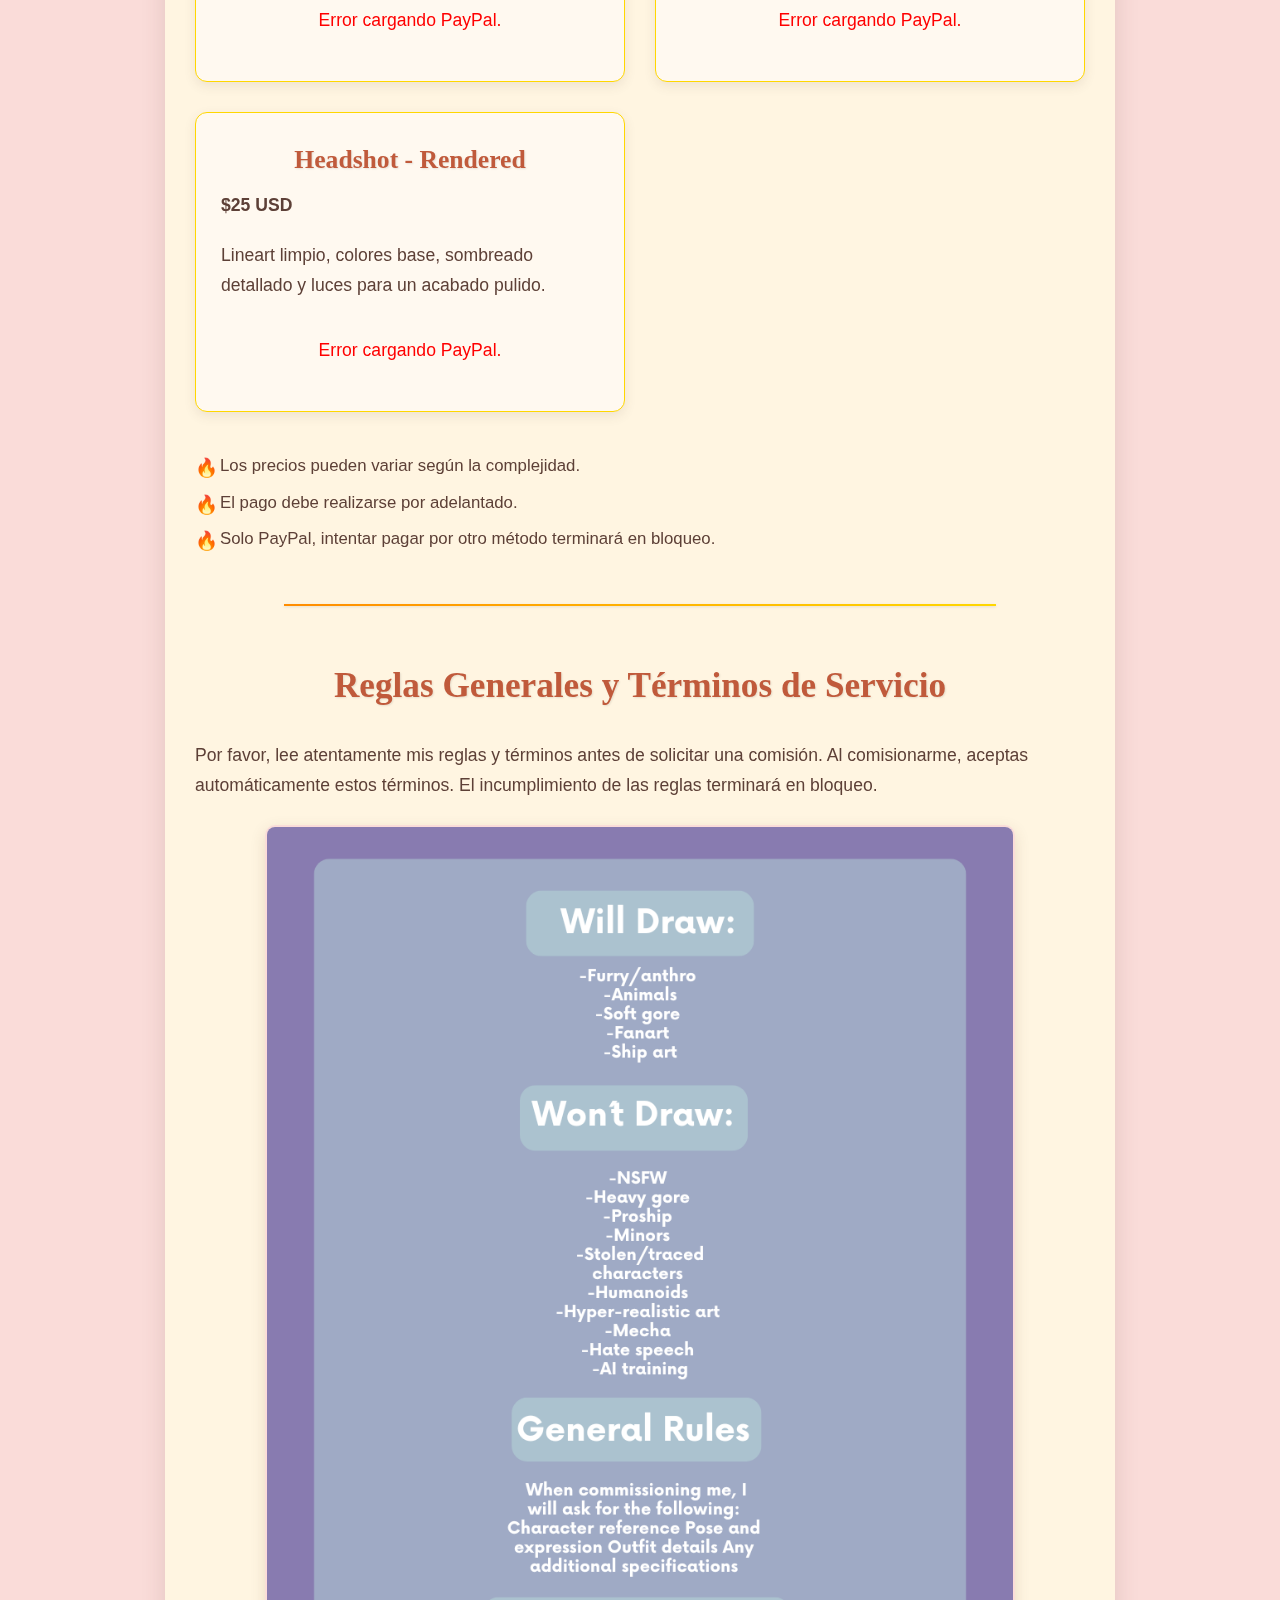
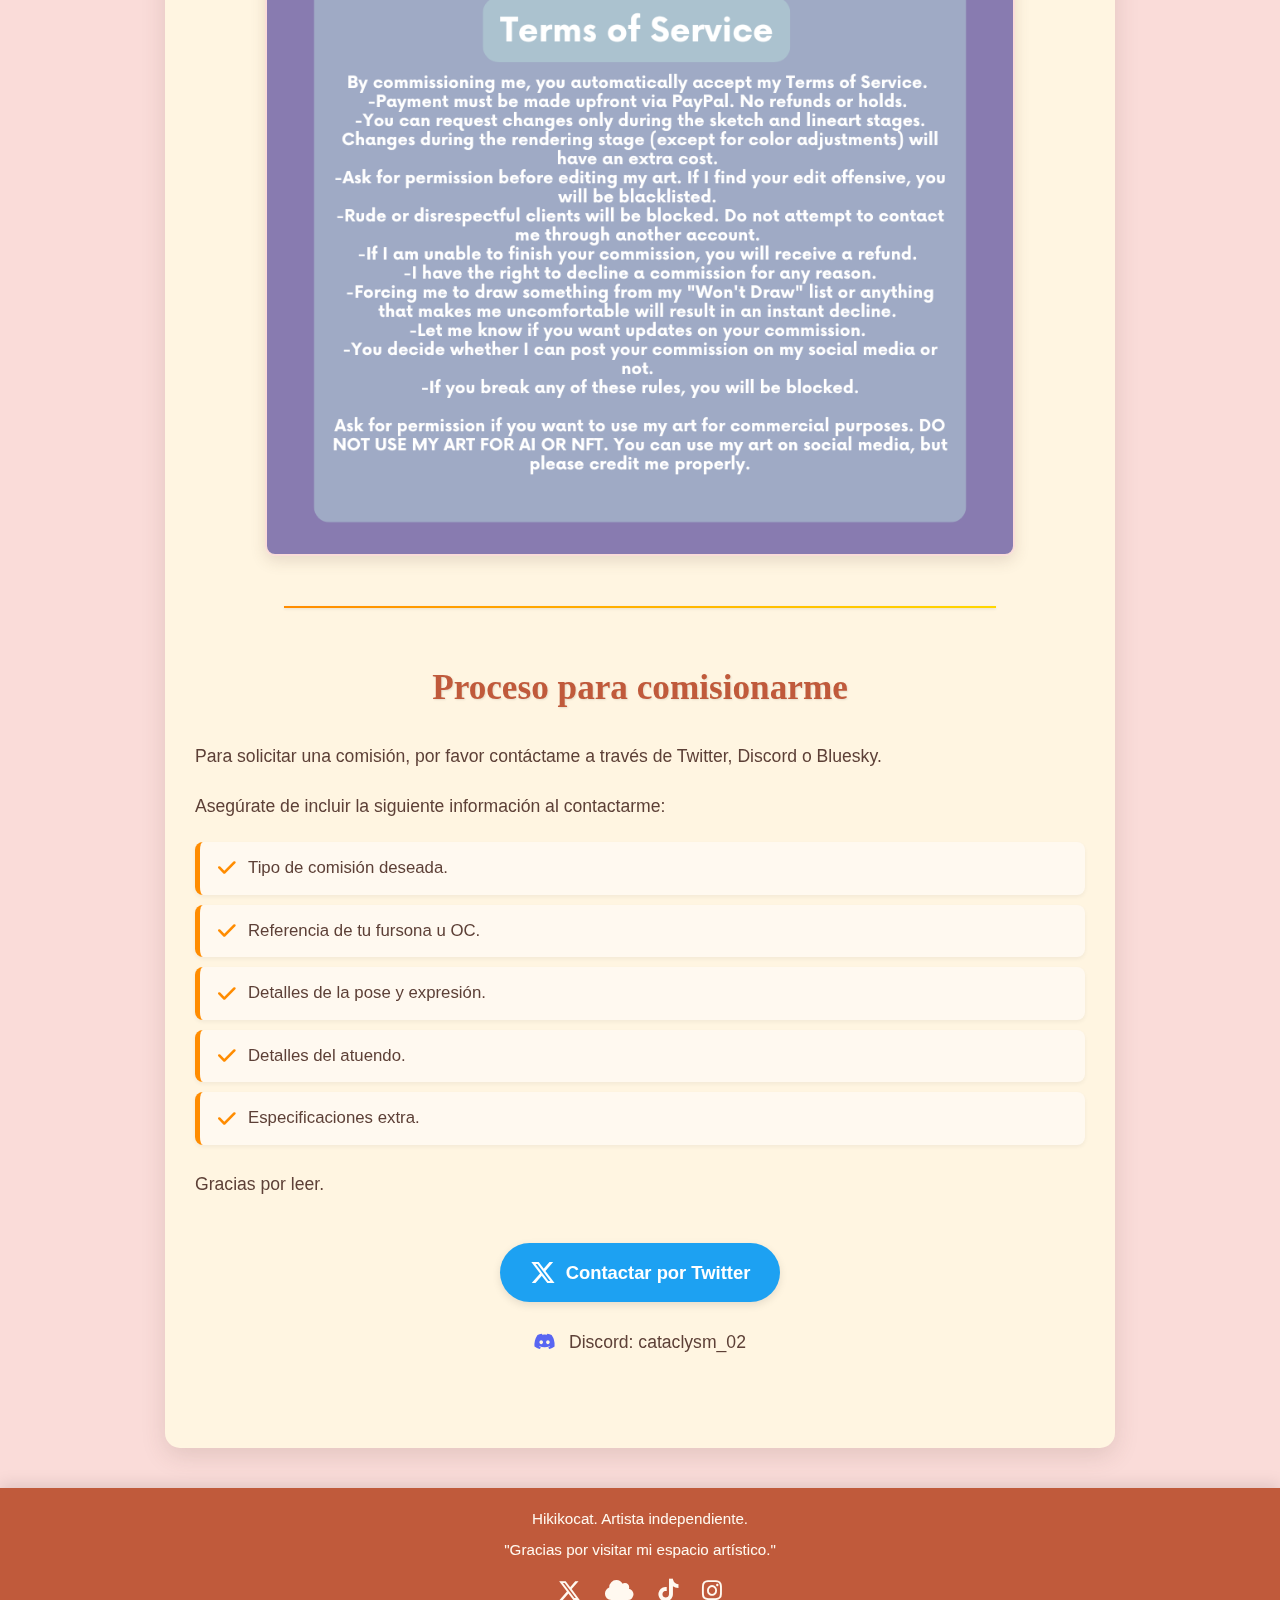
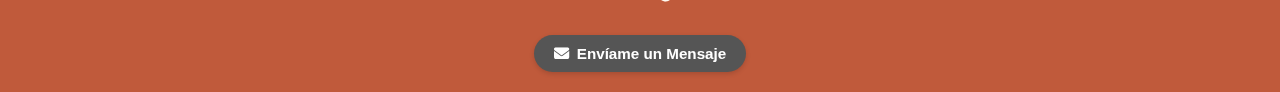
<file: vid.html>
<!DOCTYPE html>
<html lang="es">
<head>
  <meta charset="UTF-8">
  <meta name="viewport" content="width=device-width, initial-scale=1.0">
  <title>Comisiones</title> 
  <link rel="stylesheet" href="vid.css"> 
  <link rel="stylesheet" href="https://cdnjs.cloudflare.com/ajax/libs/font-awesome/6.5.0/css/all.min.css">
  <script src="https://www.paypal.com/sdk/js?client-id=YOUR_CLIENT_ID¤cy=USD"></script>
</head>
<body>

<header>
  <div class="header-container">
    <div class="logo">
        <a href="index.html"><img src="logo.png" alt="Logo"></a>
        <a href="index.html"><h1 class="titulo-principal">Hikikocat inside home ♥</h1></a>
    </div>
    <nav class="menu" id="menu">
      <ul>
        <li><a href="Socials.html">Proceso creativo</a></li>
          <li><a href="tutoriales.html">Tutoriales</a></li>
        <li><a href="audi.html">Acerca de mí</a></li>
        <li><a href="gal.html">Galería</a></li>
        <li><a href="index.html">Inicio</a></li>
      </ul>
    </nav>
    <button class="menu-toggle" id="menu-toggle">☰</button>
  </div>
</header>

<div class="banner">
  <img src="banner5.jpeg" alt="Banner Comisiones"> 
</div>

<section class="contenido-comisiones">

  <div class="introduccion-comisiones">
    <h1>Información de comisiones</h1>
    <p>Aquí mostraré mis precios, términos y condiciones, y el tipo de comisiones que hago. Agradezco tu interés en comisionarme.</p>
    <div class="paypal-info">
        <i class="fab fa-paypal"></i>
        <span>Pagos solo por PayPal.</span>
    </div>
  </div>

  <hr class="separador-comisiones">

  <section class="seccion-precios">
    <h2>Precios y Ejemplos (solo Headshots)</h2>
    <p>Los precios están en USD para más comodidad y pueden variar ligeramente dependiendo de la complejidad del personaje o detalles adicionales.</p>
    <div class="imagen-info-comisiones">
        <img src="comm2.png" alt="comms">
    </div>

    <div class="comisiones-grid">

        <div class="tarjeta-comision">
            <h3>Headshot - Sketch</h3>
            <p class="precio-comision">$15 USD</p>
            <p class="descripcion-comision">Un boceto limpio de la cabeza y hombros de tu personaje.</p>
            <div id="paypal-button-container-sketch"></div>
        </div>

     
        <div class="tarjeta-comision">
            <h3>Headshot - Flat Color</h3>
            <p class="precio-comision">$20 USD</p>
            <p class="descripcion-comision">Lineart limpio con colores base sólidos.</p>
            <div id="paypal-button-container-flatcolor"></div>
        </div>

  
        <div class="tarjeta-comision">
            <h3>Headshot - Rendered</h3>
            <p class="precio-comision">$25 USD</p>
            <p class="descripcion-comision">Lineart limpio, colores base, sombreado detallado y luces para un acabado pulido.</p>
            <div id="paypal-button-container-rendered"></div>
        </div>
    </div>
    <ul class="notas-precios">
        <li>Los precios pueden variar según la complejidad.</li>
        <li>El pago debe realizarse por adelantado.</li>
        <li>Solo PayPal, intentar pagar por otro método terminará en bloqueo.</li>
    </ul>
  </section>

  <hr class="separador-comisiones">

  <section class="seccion-reglas-tos">
    <h2>Reglas Generales y Términos de Servicio</h2>
    <p>Por favor, lee atentamente mis reglas y términos antes de solicitar una comisión. Al comisionarme, aceptas automáticamente estos términos. El incumplimiento de las reglas terminará en bloqueo.</p>
    <div class="imagen-info-comisiones">
        <img src="comm1.png" alt="tos">
    </div>
  </section>
  
  <hr class="separador-comisiones">

  <section class="como-comisionar">
    <h2>Proceso para comisionarme</h2>
    <p>Para solicitar una comisión, por favor contáctame a través de Twitter, Discord o Bluesky.</p>
    <p>Asegúrate de incluir la siguiente información al contactarme:</p>
    <ul>
        <li><i class="fas fa-check"></i> Tipo de comisión deseada.</li>
        <li><i class="fas fa-check"></i> Referencia de tu fursona u OC.</li>
        <li><i class="fas fa-check"></i> Detalles de la pose y expresión.</li>
        <li><i class="fas fa-check"></i> Detalles del atuendo.</li>
        <li><i class="fas fa-check"></i> Especificaciones extra.</li>
    </ul>
    <p>Gracias por leer.</p>
    <div class="redes-contacto-comisiones">
        <a href="https://x.com/Hikikocat_02" target="_blank" class="contacto-btn twitter-btn"><i class="fab fa-x-twitter"></i> Contactar por Twitter</a>
        <span class="contacto-discord"><i class="fab fa-discord"></i> Discord: cataclysm_02</span>
    </div>
  </section>

</section>

<footer>
  <p>Hikikocat. Artista independiente.</p>
  <p>"Gracias por visitar mi espacio artístico."</p>
  <div class="redes-sociales">
    <a href="https://x.com/Hikikocat_02" target="_blank"><i class="fab fa-x-twitter"></i></a>
    <a href="https://bsky.app/cataclysm01.bsky.social" target="_blank"><i class="fa-solid fa-cloud"></i></a>
    <a href="https://www.tiktok.com/@cataclysm_02" target="_blank"><i class="fab fa-tiktok"></i></a>
    <a href="https://www.instagram.com/cataclysm002" target="_blank"><i class="fab fa-instagram"></i></a>
  </div>
  <button id="open-contact-form-btn" class="contact-form-trigger-btn">
    <i class="fas fa-envelope"></i> Envíame un Mensaje
  </button>
</footer>
<div id="contact-form-modal" class="contact-modal">
  <div class="contact-modal-content">
    <span class="close-contact-modal" id="close-contact-modal-btn">×</span>
    <h2>Contáctame</h2>
    <p>Envíame un mensaje y te responderé lo antes posible.</p>
    
    <form id="contact-form" target="_blank" action="https://formsubmit.co/living4maya@gmail.com" method="POST">
      <div class="form-group">
        <label for="contact-name">Nombre Completo:</label>
        <input type="text" id="contact-name" name="name" class="form-control" placeholder="Tu Nombre Completo" required maxlength="100">
      </div>

      <div class="form-group">
        <label for="contact-email">Tu Email:</label>
        <input type="email" id="contact-email" name="email" class="form-control" placeholder="direccion@ejemplo.com" required maxlength="150">
        <small class="email-validation-error" style="color: red; display: none;">Por favor, introduce un email con formato válido.</small>
      </div>
      
      <div class="form-group">
        <label for="contact-subject">Asunto:</label> 
        <input type="text" id="contact-subject" name="subject" class="form-control" placeholder="Asunto del mensaje" required maxlength="150">
      </div>

      <div class="form-group">
        <label for="contact-message">Tu Mensaje:</label>
        <textarea placeholder="Escribe tu mensaje aquí..." class="form-control" id="contact-message" name="message" rows="6" required maxlength="2000"></textarea>
        <small class="char-counter"><span id="message-char-count">0</span> / 2000 caracteres</small>
      </div>
      <input type="hidden" name="_subject" value="Nuevo Mensaje de Contacto desde tu Web!">
      <input type="hidden" name="_template" value="box"> 


      <button type="submit" class="submit-contact-btn">Enviar Mensaje</button>
    </form>
  </div>
</div>
<script src="vid.js"></script>
<script src="email.js"></script> 
<script>
  const menuToggle = document.getElementById('menu-toggle');
  const menu = document.getElementById('menu');

  menuToggle.addEventListener('click', () => {
    menu.classList.toggle('active');
  });
</script>
<script>
  if (typeof paypal !== 'undefined') {

    paypal.Buttons({
      createOrder: function(data, actions) {
        return actions.order.create({
          purchase_units: [{
            description: "Comisión Headshot Sketch - Hikikocat",
            amount: { currency_code: "USD", value: "15.00" } 
          }]
        });
      },
      onApprove: function(data, actions) {
        return actions.order.capture().then(function(details) {
          alert('¡Pago por Sketch completado por ' + details.payer.name.given_name + '! Gracias.');
          console.log('Sketch Order ID:', data.orderID);
        });
      }, onError: function(err) { console.error('Error PayPal Sketch:', err); alert('Error en el pago.');}
    }).render('#paypal-button-container-sketch');


    paypal.Buttons({
      createOrder: function(data, actions) {
        return actions.order.create({
          purchase_units: [{
            description: "Comisión Headshot Flat Color - Hikikocat",
            amount: { currency_code: "USD", value: "20.00" } 
          }]
        });
      },
      onApprove: function(data, actions) {
        return actions.order.capture().then(function(details) {
          alert('¡Pago por Flat Color completado por ' + details.payer.name.given_name + '! Gracias.');
          console.log('Flat Color Order ID:', data.orderID);
        });
      }, onError: function(err) { console.error('Error PayPal Flat:', err); alert('Error en el pago.');}
    }).render('#paypal-button-container-flatcolor');

  
    paypal.Buttons({
      createOrder: function(data, actions) {
        return actions.order.create({
          purchase_units: [{
            description: "Comisión Headshot Rendered - Hikikocat",
            amount: { currency_code: "USD", value: "25.00" } 
          }]
        });
      },
      onApprove: function(data, actions) {
        return actions.order.capture().then(function(details) {
          alert('¡Pago por Rendered completado por ' + details.payer.name.given_name + '! Gracias.');
          console.log('Rendered Order ID:', data.orderID);
        });
      }, onError: function(err) { console.error('Error PayPal Rendered:', err); alert('Error en el pago.');}
    }).render('#paypal-button-container-rendered');

  } else {
    console.error("El SDK de PayPal no se ha cargado.");
    document.getElementById('paypal-button-container-sketch').innerHTML = "<p style='color:red;'>Error cargando PayPal.</p>";
    document.getElementById('paypal-button-container-flatcolor').innerHTML = "<p style='color:red;'>Error cargando PayPal.</p>";
    document.getElementById('paypal-button-container-rendered').innerHTML = "<p style='color:red;'>Error cargando PayPal.</p>";
  }
</script>
</body>
</html>
</file>
<file: audi.css>
:root {
    --blizzard-bg-main: #DDE7F5;         
    --blizzard-bg-content: #FCFDFF;      
    --blizzard-text-main: #3E4C59;       
    --blizzard-heading: #3B5278;         
    --accent-ice-blue-primary: #78A0CC;  
    --accent-frost-secondary: #B8CDE0; 
    --accent-muted-orange: #D9826C;    
    --highlight-text-on-dark: #F0F4F8;   
    --white: #FFFFFF;
    --black-transparent-heavy: rgba(40, 50, 70, 0.88); 
    --transparent-header-bg: rgba(59, 82, 120, 0.75); /* Ligeramente más transparente */
    --transparent-hover-bg: rgba(59, 82, 120, 0.2);
}

* { 
    margin: 0; 
    padding: 0; 
    box-sizing: border-box; 
}

body { 
    font-family: Arial, sans-serif; 
    background-color: var(--blizzard-bg-main); 
    color: var(--blizzard-text-main); 
    line-height: 1.6; 
    position: relative; 
    overflow-x: hidden; 
}

img { max-width: 100%; height: auto; display: block; }
a { text-decoration: none; color: inherit; }
ul { list-style: none; }

h1, h2, h3 { 
    margin-bottom: 0.8em; 
    color: var(--blizzard-heading); 
}
h1 { font-size: 2em; }
h2 { font-size: 1.7em; }

body::before,
body::after {
    content: '';
    position: fixed; 
    top: -10%; 
    left: -10%; 
    width: 120%; 
    height: 120%; 
    pointer-events: none;
    z-index: 999; /* Nieve por encima de la mayoría, pero debajo del header */
    background-repeat: repeat; 
}

body::before { 
    background-image:
        linear-gradient(135deg, rgba(255,255,255,0.6) 1px, transparent 1.5px),
        linear-gradient(135deg, rgba(255,255,255,0.4) 0.8px, transparent 1.2px);
    background-size: 60px 60px, 40px 40px;
    background-position: 0 0, 20px 20px;
    animation: blizzard-fall-fast 7s linear infinite; 
    opacity: 0.7;
}

body::after { 
    background-image:
        linear-gradient(140deg, rgba(255,255,255,0.4) 0.6px, transparent 1px),
        linear-gradient(140deg, rgba(255,255,255,0.3) 0.4px, transparent 0.8px);
    background-size: 90px 90px, 55px 55px;
    background-position: 10px 30px, 30px 10px;
    animation: blizzard-fall-slow 11s linear infinite; 
    opacity: 0.5;
}

@keyframes blizzard-fall-fast {
    0% { transform: translate(0, 0) rotate(0deg); } 
    100% { transform: translate(-300px, 300px) rotate(5deg); } 
}

@keyframes blizzard-fall-slow {
    0% { transform: translate(0, 0) rotate(0deg); }
    100% { transform: translate(-200px, 200px) rotate(-3deg); }
}

header { 
    position: fixed; 
    top: 0; 
    left: 0; 
    width: 100%; 
    background: var(--transparent-header-bg); 
    backdrop-filter: blur(8px); 
    z-index: 1000; 
    color: var(--white); 
}
.header-container { 
    display: flex; 
    justify-content: space-between; 
    align-items: center; 
    padding: 10px 30px; 
    max-width: 1200px; 
    margin: 0 auto; 
    flex-wrap: wrap; 
}
.logo { 
    display: flex; 
    align-items: center; 
}
.logo img { 
    width: 50px; 
    height: auto; 
    margin-right: 10px; 
    filter: brightness(0) invert(1); 
}
.titulo-principal { 
    font-size: 1.6em; 
    color: var(--white); 
    margin-bottom: 0; 
}
.menu ul { 
    list-style: none; 
    display: flex; 
    gap: 20px; 
    padding: 0; 
}
.menu ul li a { 
    display: block; 
    padding: 10px 15px; 
    text-decoration: none; 
    color: var(--white); 
    font-size: 1.1em; 
    transition: background 0.3s ease; 
    border-radius: 5px; 
}
.menu ul li a:hover { 
    background: rgba(255, 255, 255, 0.25); 
}
.menu-toggle { 
    display: none; 
    background: none; 
    border: none; 
    font-size: 2.2em; 
    color: var(--white); 
    cursor: pointer; 
}

.banner { 
    position: relative; 
    width: 100%; 
    height: 350px; 
    overflow: hidden; 
    margin-top: 70px; 
    z-index: 5; 
}
.banner img { 
    width: 100%; 
    height: 100%; 
    object-fit: cover; 
    display: block; 
}

.contenido-acerca { 
    padding: 40px 30px; 
    background: var(--blizzard-bg-content); 
    max-width: 1000px; 
    margin: 20px auto; 
    border-radius: 12px; 
    box-shadow: 0 5px 20px rgba(59, 82, 120, 0.12); 
    position: relative; 
    z-index: 10; 
}

.perfil-header { 
    display: flex; 
    align-items: center; 
    gap: 30px; 
    margin-bottom: 30px; 
    padding-bottom: 30px; 
}
.avatar-grande { 
    width: 180px; 
    height: 180px; 
    border-radius: 50%; 
    object-fit: cover; 
    border: 5px solid var(--accent-ice-blue-primary); 
    box-shadow: 0 4px 12px rgba(0,0,0,0.1); 
}
.perfil-intro h1 { 
    font-size: 2.5em; 
    color: var(--blizzard-heading); 
    margin-bottom: 0.3em; 
}
.perfil-intro .subtitulo-bienvenida { 
    font-size: 1.2em; 
    color: var(--blizzard-text-main); 
    line-height: 1.6; 
}

.separador-acerca { 
    border: none; 
    height: 1.5px; 
    background: linear-gradient(to right, var(--accent-ice-blue-primary), var(--accent-frost-secondary)); 
    margin: 40px auto; 
    width: 80%; 
}

.acerca-grid { 
    display: grid; 
    grid-template-columns: repeat(auto-fit, minmax(280px, 1fr)); 
    gap: 30px; 
    margin-bottom: 40px; 
}
.tarjeta-acerca { 
    background-color: var(--white); 
    padding: 25px; 
    border-radius: 10px; 
    box-shadow: 0 4px 15px rgba(59, 82, 120, 0.08); 
    text-align: center; 
    transition: transform 0.3s ease, box-shadow 0.3s ease; 
}
.tarjeta-acerca:hover { 
    transform: translateY(-5px); 
    box-shadow: 0 6px 20px rgba(59, 82, 120, 0.12); 
}
.icono-tarjeta { 
    font-size: 2.5em; 
    color: var(--accent-ice-blue-primary); 
    margin-bottom: 15px; 
    display: block; 
}
.tarjeta-acerca h2 { 
    font-size: 1.5em; 
    color: var(--blizzard-heading); 
    margin-bottom: 10px; 
}
.tarjeta-acerca p, .tarjeta-acerca ul { 
    font-size: 1em; 
    color: var(--blizzard-text-main); 
    line-height: 1.7; 
    text-align: justify;
    
}
.tarjeta-acerca ul { 
    padding-left: 0; 
}
.lista-herramientas li { 
    margin-bottom: 8px; 
    display: flex; 
    align-items: center; 
}
.lista-herramientas li i { 
    margin-right: 10px; 
    color: var(--accent-muted-orange); 
    width: 20px; 
    text-align: center; 
}

.donde-encontrarme { 
    text-align: center; 
    padding: 30px 20px; 
    background-color: var(--blizzard-bg-main); 
    border: 1px solid var(--accent-frost-secondary); 
    border-radius: 10px; 
    margin-top: 30px; 
}
.donde-encontrarme h2 { 
    font-size: 2em; 
    color: var(--blizzard-heading); 
    margin-bottom: 15px; 
}
.donde-encontrarme p { 
    font-size: 1.1em; 
    color: var(--blizzard-text-main); 
    margin-bottom: 25px; 
    max-width: 600px; 
    margin-left: auto; 
    margin-right: auto; 
}

.redes-sociales-destacadas { 
    display: grid; 
    grid-template-columns: repeat(auto-fit, minmax(300px, 1fr)); 
    gap: 20px; 
}
.boton-red-social { 
    display: block; 
    padding: 20px; 
    border-radius: 10px; 
    text-decoration: none; 
    color: var(--highlight-text-on-dark); 
    transition: transform 0.2s ease, box-shadow 0.3s ease; 
    text-align: left; 
    box-shadow: 0 2px 8px rgba(59, 82, 120, 0.15); 
}
.boton-red-social:hover { 
    transform: translateY(-4px); 
    box-shadow: 0 5px 15px rgba(59, 82, 120, 0.2); 
}

.icono-nombre-red { 
    display: flex; 
    align-items: center; 
    margin-bottom: 10px; 
}
.icono-nombre-red i { 
    font-size: 1.8em; 
    margin-right: 12px; 
    width: 30px; 
    text-align: center; 
}
.icono-nombre-red span { 
    font-size: 1.2em; 
    font-weight: bold; 
}
.descripcion-red { 
    font-size: 0.95em; 
    line-height: 1.6; 
    color: var(--highlight-text-on-dark); 
    opacity: 0.9; 
}

.boton-red-social.twitter { background-color: #1DA1F2; }
.boton-red-social.instagram { background: linear-gradient(45deg, #A07AB6 0%,#78A0CC 50%,#B8CDE0 100%); }
.boton-red-social.tiktok { background-color: #69C9D0; color: #000; }
.boton-red-social.tiktok .descripcion-red { color: #000; opacity: 0.85; }
.boton-red-social.bluesky { background-color: #0074D9; }


footer { 
    background: var(--blizzard-heading); 
    color: var(--highlight-text-on-dark); 
    text-align: center; 
    padding: 25px 20px; 
    font-size: 1em; 
    box-shadow: 0 -3px 12px rgba(0, 0, 0, 0.15); 
    margin-top: 50px; 
    position: relative; 
    z-index: 10;
}
footer p { margin-bottom: 12px; }
.redes-sociales { margin-top: 15px; }
.redes-sociales a { 
    color: var(--highlight-text-on-dark); 
    font-size: 1.6em; 
    margin: 0 12px; 
    transition: transform 0.3s ease, color 0.3s ease; 
}
.redes-sociales a:hover { 
    transform: scale(1.25); 
    color: var(--white); 
}

@media (max-width: 992px) {
    .header-container { padding: 10px 20px; } 
    .titulo-principal { font-size: 1.4em; } 
    .menu ul { gap: 15px; } 
    .menu ul li a { padding: 8px 12px; font-size: 1em; } 

    .contenido-acerca { padding: 30px 20px; max-width: 90%; }
    .avatar-grande { width: 150px; height: 150px; }
    .perfil-intro h1 { font-size: 2.2em; }
    .redes-sociales-destacadas { grid-template-columns: 1fr; }
}

@media (max-width: 768px) {
    h1 { font-size: 1.8em; } 
    h2 { font-size: 1.5em; } 

    body::before { animation-duration: 9s; } 
    body::after { animation-duration: 14s; }
    .banner { margin-top: 60px;  }

    .header-container { justify-content: space-between; } 
    .menu { 
        display: none; flex-direction: column; width: 100%; order: 3; 
        background: var(--transparent-header-bg); 
    }
    .menu.active { display: flex; }
    .menu ul { flex-direction: column; width: 100%; align-items: center; padding: 10px 0; gap: 0; }
    .menu ul li { width: 100%; text-align: center; }
    .menu ul li a { padding: 12px 15px; font-size: 1em; width: 100%; border-radius: 0; }
    .menu-toggle { display: block; font-size: 2em; }

    .perfil-header { flex-direction: column; text-align: center; }
    .avatar-grande { margin-bottom: 20px; width: 160px; height: 160px; }
    .perfil-intro h1 { font-size: 2em; }
    .perfil-intro .subtitulo-bienvenida { font-size: 1.1em; }
    .acerca-grid { grid-template-columns: 1fr; }
    .donde-encontrarme h2 { font-size: 1.8em; }
    .donde-encontrarme p { font-size: 1em; }
    .boton-red-social { padding: 15px; }
    .icono-nombre-red i { font-size: 1.6em; }
    .icono-nombre-red span { font-size: 1.1em; }
    .descripcion-red { font-size: 0.9em; }
}

@media (max-width: 480px) {
    .header-container { padding: 10px 15px; }
    .logo img { width: 40px; } 
    .titulo-principal { font-size: 1.1em; } 
    .banner { height: 250px; margin-top: 56px;  }

    .contenido-acerca { padding: 25px 15px; }
    .avatar-grande { width: 130px; height: 130px; }
    .perfil-intro h1 { font-size: 1.8em; }
    .tarjeta-acerca { padding: 20px; }
    .icono-tarjeta { font-size: 2.2em; }
    .tarjeta-acerca h2 { font-size: 1.3em; }
    .tarjeta-acerca p, .tarjeta-acerca ul { font-size: 0.95em; }
    .donde-encontrarme { padding: 25px 15px; }
}
</file>
<file: style_gal.css>
:root {
    --pink-bg-main: #FDECF2;         
    --pink-bg-content: #FFF8FA;     
    --pink-text-main: #6D4C41;      
    --pink-heading: #E91E63;        
    --pink-accent-primary: #C2185B; 
    --pink-accent-secondary: #F06292;
    --pink-highlight: #FFF0F5;    
    --white: #FFFFFF;
    --black-transparent-heavy: rgba(0, 0, 0, 0.9); 
    --pink-transparent-header: rgba(194, 24, 91, 0.65); 
    --pink-transparent-hover: rgba(240, 98, 146, 0.2); /
  }
  
  * {
    margin: 0;
    padding: 0;
    box-sizing: border-box;
  }
  
  body {
    font-family: Arial, sans-serif;
    background-color: var(--pink-bg-main);
    color: var(--pink-text-main);
    line-height: 1.6;
  }
  
  img {
    max-width: 100%;
    height: auto;
    display: block;
  }
  
  a {
    text-decoration: none;
    color: inherit;
  }
  
  ul {
    list-style: none;
  }
  
  h1, h2, h3 {
    margin-bottom: 0.8em;
    color: var(--pink-heading);
  }
  h1 { font-size: 2em; }
  h2 { font-size: 1.7em; }
  
  header {
    position: fixed;
    top: 0;
    left: 0;
    width: 100%;
    background: var(--pink-transparent-header); 
    backdrop-filter: blur(6px);
    z-index: 1000;
    color: var(--white); 
  }
  
  .header-container {
    display: flex;
    justify-content: space-between;
    align-items: center;
    padding: 10px 30px;
    max-width: 1200px;
    margin: 0 auto;
    flex-wrap: wrap;
  }
  
  .logo {
    display: flex;
    align-items: center;
  }
  
  .logo img {
    width: 50px;
    height: auto;
    margin-right: 10px;
    filter: brightness(0) invert(1); 
  }
  
  .titulo-principal {
    font-size: 1.6em;
    color: var(--white);
    margin-bottom: 0;
  }
  
  .menu ul {
    list-style: none;
    display: flex;
    gap: 20px;
    padding: 0;
  }
  
  .menu ul li a {
    display: block;
    padding: 10px 15px;
    text-decoration: none;
    color: var(--white);
    font-size: 1.1em;
    transition: background 0.3s ease;
    border-radius: 5px;
  }
  
  .menu ul li a:hover {
    background: rgba(255, 255, 255, 0.25); 
  }
  
  .menu-toggle {
    display: none;
    background: none;
    border: none;
    font-size: 2.2em;
    color: var(--white);
    cursor: pointer;
  }
  
  .banner {
    position: relative;
    width: 100%;
    height: 400px;
    overflow: hidden;
  }
  
  .banner img {
    width: 100%;
    height: 100%;
    object-fit: cover;
    display: block;
  }
  
  .contenido {
    display: flex;
    flex-wrap: wrap;
    justify-content: space-between;
    gap: 30px;
    padding: 30px;
    background: var(--pink-bg-content); 
    max-width: 1200px;
    margin: 0 auto;
    border-radius: 8px; 
    box-shadow: 0 4px 15px rgba(0,0,0,0.05);
  }
  
  .texto {
    flex: 1;
    text-align: justify;
    width: 100%;
    margin-bottom: 30px;
  }
  .texto h1 {
    font-size: 1.9em;
    color: var(--pink-heading);
  }
  .texto p {
    font-size: 1.3em;
    line-height: 1.7;
    margin-bottom: 1em;
    color: var(--pink-text-main);
  }
  
  .separador {
    border: none;
    height: 2px;
    background: linear-gradient(to right, var(--pink-accent-primary), var(--pink-accent-secondary));
    margin: 30px 0; 
  }
  .full-width-separator {
    width: 100%;
  }
  
  .inspiraciones {
    padding: 40px 20px;
    
    width: 100%;
    flex-basis: 100%;
  }
  
  .inspiraciones h2 {
    text-align: center;
    font-size: 2.2em;
    margin-bottom: 50px;
    color: var(--pink-heading);
  }
  
  .masonry-grid {
    display: flex;
    flex-wrap: wrap;
    justify-content: center;
    align-items: flex-start;
    gap: 20px;
    padding: 20px 0;
  }
  
  .dibujoschidos {
    position: relative;
    width: 180px;
    height: 180px;
    border-radius: 50%;
    overflow: hidden;
    border: 5px solid var(--pink-accent-secondary); 
    box-shadow: 0 6px 15px rgba(100, 50, 70, 0.2); 
    cursor: pointer;
    transition: transform 0.3s ease, border-color 0.3s ease;
    flex-shrink: 0;
    margin: 10px 40px;
    display: flex;
    align-items: center;
    justify-content: center;
    background-color: var(--white); 
  }
  
  .dibujoschidos:hover {
    transform: scale(1.05);
    border-color: var(--pink-accent-primary); 
  }
  
  .dibujoschidos:not(:last-child)::after {
    content: '';
    position: absolute;
    top: 50%;
    left: 100%;
    width: 80px;
    height: 3px;
    background-color: var(--pink-accent-secondary);
    transform: translateY(-50%);
    z-index: -1;
  }
  
  .dibujoschidos img.inspo-img.lightbox-trigger {
    width: 100%;
    height: 100%;
    object-fit: cover;
    display: block;
  }
  
  footer {
    background: var(--pink-accent-primary); 
    color: var(--pink-highlight); 
    text-align: center;
    padding: 25px 20px; 
    font-size: 1em;
    box-shadow: 0 -3px 12px rgba(0, 0, 0, 0.15);
    margin-top: 50px;
  }
  footer p {
    margin-bottom: 12px;
  }
  
  .redes-sociales {
    margin-top: 15px;
  }
  
  .redes-sociales a {
    color: var(--pink-highlight);
    font-size: 1.6em;
    margin: 0 12px;
    transition: transform 0.3s ease, color 0.3s ease;
  }
  
  .redes-sociales a:hover {
    transform: scale(1.25); 
    color: var(--white);
  }
  
  .lightbox {
    display: none;
    position: fixed;
    z-index: 1001;
    padding-top: 60px;
    left: 0;
    top: 0;
    width: 100%;
    height: 100%;
    overflow: auto;
    background-color: var(--black-transparent-heavy); 
    text-align: center;
  }
  
  .lightbox-img {
    max-width: 85%;
    max-height: 85vh;
    margin: auto;
    display: block;
    margin-top: 30px;
    border-radius: 8px;
    box-shadow: 0 0 35px rgba(255, 182, 193, 0.35), 0 0 20px rgba(255, 182, 193, 0.25); 
  }
  
  .lightbox .close {
    position: absolute;
    top: 20px;
    right: 40px;
    color: var(--pink-highlight);
    font-size: 40px;
    font-weight: bold;
    cursor: pointer;
    transition: color 0.3s ease;
  }
  .lightbox .close:hover {
    color: var(--white);
  }
  
  .lightbox .prev, .lightbox .next {
    cursor: pointer;
    position: absolute;
    top: 50%;
    transform: translateY(-50%);
    padding: 16px;
    color: var(--pink-highlight);
    font-size: 30px;
    font-weight: bold;
    user-select: none;
    transition: background-color 0.3s ease;
    border-radius: 5px;
  }
  .lightbox .prev:hover, .lightbox .next:hover {
    background-color: var(--pink-transparent-hover); 
  }
  .lightbox .prev {
    left: 10px;
  }
  .lightbox .next {
    right: 10px;
  }
  
  .gatoh {
    position: fixed;
    bottom: 20px;
    left: 20px;
    max-width: 350px;
    background-color: var(--pink-bg-content);
    border: 2px solid var(--pink-accent-secondary);
    border-radius: 15px;
    box-shadow: 0 5px 15px rgba(100, 50, 70, 0.15); 
    display: flex;
    align-items: flex-start;
    padding: 15px;
    padding-right: 75px;
    z-index: 1002;
    opacity: 0;
    transform: translateY(20px);
    transition: opacity 0.5s ease-out, transform 0.5s ease-out;
  }
  
  .gatoh.visible {
    opacity: 1;
    transform: translateY(0);
  }
  
  .dialogo-contenido {
    flex-grow: 1;
    margin-right: 10px;
  }
  
  .texto-dialogo {
    font-family: 'Courier New', Courier, monospace;
    font-size: 1em;
    color: var(--pink-text-main);
    line-height: 1.5;
    min-height: 3em;
    white-space: pre-wrap;
    text-align: justify;
  }
  
  .texto-dialogo::after {
    content: '|';
    display: inline-block;
    animation: blink-caret 0.75s step-end infinite;
    margin-left: 2px;
    opacity: 1;
    color: var(--pink-accent-primary); 
  }
  .texto-dialogo.escritura-completa::after {
    opacity: 0;
    animation: none;
  }
  
  @keyframes blink-caret {
    from, to { opacity: 0 }
    50% { opacity: 1 }
  }
  
  .gatogifb {
    position: absolute;
    top: -20px;
    right: -25px;
    width: 80px;
    height: 80px;
    border-radius: 50%;
    background-color: var(--pink-bg-content);
    border: 3px solid var(--pink-accent-secondary);
    overflow: hidden;
    box-shadow: 0 2px 5px rgba(100,50,70,0.1);
    display: flex;
    align-items: center;
    justify-content: center;
  }
  
  .dialogo-gato {
    width: 100%;
    height: 100%;
    object-fit: cover;
  }
  
  
  @media (max-width: 992px) {
    .header-container {
      padding: 10px 20px;
    }
    .titulo-principal {
      font-size: 1.4em;
    }
    .menu ul {
      gap: 15px;
    }
    .menu ul li a {
      padding: 8px 12px;
      font-size: 1em;
    }
    .texto h1 { font-size: 1.7em; }
    .texto p { font-size: 1.2em; }
    .inspiraciones h2 { font-size: 2em; }
  
    .masonry-grid {
      justify-content: space-around;
    }
    .dibujoschidos {
      width: 160px;
      height: 160px;
      margin: 10px 30px;
    }
    .dibujoschidos:not(:last-child)::after {
      width: 60px;
    }
    .contenido {
      padding: 20px;
    }
  }
  
  @media (max-width: 768px) {
    h1 { font-size: 1.8em; }
    h2 { font-size: 1.5em; }
    .texto h1 { font-size: 1.6em; text-align: center;}
    .texto p { font-size: 1.1em; text-align: justify;}
    .inspiraciones h2 { font-size: 1.8em; }
  
    .header-container {
      justify-content: space-between;
    }
    .titulo-principal {
      font-size: 1.2em;
    }
    .menu {
      display: none;
      flex-direction: column;
      width: 100%;
      order: 3;
      background: var(--pink-transparent-header); 
    }
    .menu.active {
      display: flex;
    }
    .menu ul {
      flex-direction: column;
      width: 100%;
      align-items: center;
      padding: 10px 0;
      gap: 0;
    }
    .menu ul li {
      width: 100%;
      text-align: center;
    }
    .menu ul li a {
      padding: 12px 15px;
      font-size: 1em;
      width: 100%;
      border-radius: 0;
    }
    .menu-toggle {
      display: block;
      font-size: 2em;
    }
  
    .banner {
      height: 250px;
    }
  
    .contenido {
      flex-direction: column;
      padding: 20px 15px;
      gap: 25px;
    }
    .texto, .inspiraciones {
      width: 100%;
      max-width: 100%;
      margin-left: 0;
    }
     .texto { order: 1; }
     .full-width-separator { order: 2; }
     .inspiraciones { order: 3; padding: 20px 0;}
  
    .masonry-grid {
      flex-direction: column;
      align-items: center;
      gap: 0;
    }
    .dibujoschidos {
      width: 150px;
      height: 150px;
      margin: 30px 10px;
    }
  
    .dibujoschidos:not(:last-child)::after {
      top: 100%;
      left: 50%;
      width: 3px;
      height: 60px;
      transform: translateX(-50%);
    }
    
    .lightbox-img {
      max-width: 95%;
    }
    
    .lightbox .prev, .lightbox .next {
      font-size: 20px;
      padding: 10px;
    }
    .lightbox .close {
      font-size: 30px;
      top: 10px;
      right: 20px;
    }
  
    .gatoh {
      max-width: calc(100vw - 30px); 
      bottom: 10px;
      left: 10px;
      right: 10px; 
      padding: 12px;
      padding-right: 60px; 
      width: auto; 
    }
    .texto-dialogo {
      font-size: 0.9em;
    }
    .gatogifb {
      width: 60px;
      height: 60px;
      top: -15px;
      right: -15px; 
    }
  }
  
  @media (max-width: 480px) {
      .header-container{
          padding: 10px 15px;
      }
      .logo img {
          width: 40px;
      }
      .titulo-principal {
          font-size: 1.1em;
      }
      .banner {
          height: 200px;
      }
      .texto h1 { font-size: 1.4em; }
      .texto p { font-size: 1em;}
      .inspiraciones h2 { font-size: 1.6em; }
      .contenido { padding: 15px 10px; }
  
      .dibujoschidos {
        width: 130px;
        height: 130px;
        margin: 25px 10px;
      }
      .dibujoschidos:not(:last-child)::after {
        height: 50px;
      }
      .gatoh {
          padding-right: 55px;
      }
      .gatogifb {
          width: 50px;
          height: 50px;
          top: -10px;
          right: -10px;
      }
  }
</file>
<file: socials.css>
:root {

    --cool-bg-main: #D6D8E9;            
    --cool-bg-content: #F0F2F8;          
    --cool-text-main: #303858;           
    --cool-heading: #5C6BA0;             
    
    --accent-red-primary: #E5534B;       
    --accent-yellow-secondary: #F8C555;  

    --highlight-text-on-dark: #F8F9FC;   
    
    --white: #FFFFFF; 
    --black-transparent-heavy: rgba(30, 35, 50, 0.85); 
    
    --transparent-header-bg: rgba(92, 107, 160, 0.75); 
    
    --transparent-hover-bg: rgba(92, 107, 160, 0.15); 
}

* {
    margin: 0;
    padding: 0;
    box-sizing: border-box;
}

body {
    font-family: Arial, sans-serif;
    background-color: var(--cool-bg-main); 
    color: var(--cool-text-main);         
    line-height: 1.6;
}

img {
    max-width: 100%;
    height: auto;
    display: block;
}

a {
    text-decoration: none;
    color: inherit;
}

ul {
    list-style: none;
}

h1, h2, h3 {
    margin-bottom: 0.8em;
    color: var(--cool-heading); 
}
h1 { font-size: 2em; }
h2 { font-size: 1.7em; }

header {
    position: fixed;
    top: 0;
    left: 0;
    width: 100%;
    background: var(--transparent-header-bg); 
    backdrop-filter: blur(6px);
    z-index: 1000;
    color: var(--white); 
}

.header-container {
    display: flex;
    justify-content: space-between;
    align-items: center;
    padding: 10px 30px;
    max-width: 1200px;
    margin: 0 auto;
    flex-wrap: wrap;
}

.logo {
    display: flex;
    align-items: center;
}

.logo img {
    width: 50px;
    height: auto;
    margin-right: 10px;
    filter: brightness(0) invert(1); 
}

.titulo-principal {
    font-size: 1.6em;
    color: var(--white); 
    margin-bottom: 0;
}

.menu ul {
    list-style: none;
    display: flex;
    gap: 20px;
    padding: 0;
}

.menu ul li a {
    display: block;
    padding: 10px 15px;
    text-decoration: none;
    color: var(--white); 
    font-size: 1.1em;
    transition: background 0.3s ease;
    border-radius: 5px;
}

.menu ul li a:hover {
    background: rgba(255, 255, 255, 0.25); 
}

.menu-toggle {
    display: none;
    background: none;
    border: none;
    font-size: 2.2em;
    color: var(--white); 
    cursor: pointer;
}

.banner {
    position: relative;
    width: 100%;
    height: 400px; 
    overflow: hidden;
}

.banner img {
    width: 100%;
    height: 100%;
    object-fit: cover;
    display: block;
}

.contenido {
    padding: 30px;
    background: var(--cool-bg-content); 
    max-width: 1200px;
    margin: 20px auto; 
    border-radius: 8px; 
    box-shadow: 0 4px 15px rgba(0,0,0,0.05);
}

.texto-principal { 
    margin-bottom: 30px;
    text-align: left; 
}
.texto-principal h1 {
    font-size: 1.9em;
    color: var(--cool-heading); 
    text-align: center;
    margin-bottom: 1em; 
}
.texto-principal h2 {
    font-size: 1.5em;
    color: var(--cool-heading); 
    margin-top: 1.5em;
    margin-bottom: 0.5em; 
}
.texto-principal p {
    font-size: 1.2em; 
    line-height: 1.7;
    margin-bottom: 1em;
    color: var(--cool-text-main); 
}

.imagen-explicacion {
    max-width: 70%; 
    margin: 15px auto 25px auto; 
    border-radius: 8px;
    box-shadow: 0 4px 8px rgba(40,50,70,0.1); 
    border: 1px solid #ccd1e0; 
}

.separador {
    border: none;
    height: 2px;
    background: linear-gradient(to right, var(--accent-red-primary), var(--accent-yellow-secondary)); 
    margin: 40px 0; 
}

.proceso-dibujo-grid {
    display: grid;
    grid-template-columns: repeat(auto-fit, minmax(250px, 1fr)); 
    gap: 25px;
    padding: 20px 0;
}

.item-proceso {
    position: relative; 
    background-color: var(--white); 
    border-radius: 8px;
    box-shadow: 0 5px 15px rgba(60, 70, 100, 0.1); 
    overflow: hidden; 
    transition: transform 0.3s ease, box-shadow 0.3s ease;
}

.item-proceso:hover {
    transform: translateY(-5px);
    box-shadow: 0 8px 20px rgba(60, 70, 100, 0.15); 
}

.item-proceso .inspo-img { 
    width: 100%;
    height: auto; 
    object-fit: cover;
    display: block;
    cursor: pointer;
    border-radius: 6px; 
}

footer {
    background: var(--cool-heading); 
    color: var(--highlight-text-on-dark); 
    text-align: center;
    padding: 25px 20px; 
    font-size: 1em;
    box-shadow: 0 -3px 12px rgba(0, 0, 0, 0.15);
    margin-top: 50px; 
}
footer p {
    margin-bottom: 12px;
}

.redes-sociales {
    margin-top: 15px;
}

.redes-sociales a {
    color: var(--highlight-text-on-dark); 
    font-size: 1.6em;
    margin: 0 12px;
    transition: transform 0.3s ease, color 0.3s ease;
}

.redes-sociales a:hover {
    transform: scale(1.25); 
    color: var(--white); 
}

.lightbox {
    display: none;
    position: fixed;
    z-index: 1001;
    padding-top: 60px;
    left: 0;
    top: 0;
    width: 100%;
    height: 100%;
    overflow: auto;
    background-color: var(--black-transparent-heavy); 
    text-align: center;
}

.lightbox-img {
    max-width: 85%;
    max-height: 85vh;
    margin: auto;
    display: block;
    margin-top: 30px;
    border-radius: 8px;
    box-shadow: 0 0 35px var(--accent-yellow-secondary), 0 0 20px var(--accent-red-primary); 
}

.lightbox .close {
    position: absolute;
    top: 20px;
    right: 40px;
    color: var(--highlight-text-on-dark); 
    font-size: 40px;
    font-weight: bold;
    cursor: pointer;
    transition: color 0.3s ease;
}
.lightbox .close:hover {
    color: var(--white); 
}

.lightbox .prev, .lightbox .next {
    cursor: pointer;
    position: absolute;
    top: 50%;
    transform: translateY(-50%);
    padding: 16px;
    color: var(--highlight-text-on-dark); 
    font-size: 30px;
    font-weight: bold;
    user-select: none;
    transition: background-color 0.3s ease;
    border-radius: 5px;
}
.lightbox .prev:hover, .lightbox .next:hover {
    background-color: var(--transparent-hover-bg); 
}
.lightbox .prev { left: 10px; }
.lightbox .next { right: 10px; }


.dialogo-personaje-flotante {
    position: absolute; 
    width: 320px; 
    background-color: var(--cool-bg-content);    
    border: 2px solid var(--cool-heading);        
    border-radius: 12px; 
    box-shadow: 0 6px 18px rgba(60, 70, 100, 0.2); 
    display: flex;
    align-items: flex-start;
    padding: 15px; 
    padding-right: 75px; 
    z-index: 1002;
    opacity: 0;
    transform: translateX(-20px) scale(0.95);
    transition: opacity 0.4s cubic-bezier(0.25, 0.8, 0.25, 1), transform 0.4s cubic-bezier(0.25, 0.8, 0.25, 1), top 0.2s ease-out, left 0.2s ease-out; 
    pointer-events: none; 
}

.dialogo-personaje-flotante.visible {
    opacity: 1;
    transform: translateX(0) scale(1);
    pointer-events: auto; 
}


body.lightbox-activo .dialogo-personaje-flotante {
    opacity: 0 !important;
    pointer-events: none !important;
    transform: translateX(-20px) scale(0.95) !important; 
}


.dialogo-personaje-flotante .dialogo-contenido {
    flex-grow: 1;
    margin-right: 10px; 
}

.dialogo-personaje-flotante .texto-dialogo { 
    font-family: 'Verdana', sans-serif; 
    font-size: 1em; 
    color: var(--cool-text-main); 
    line-height: 1.5; 
    min-height: 3em;
    white-space: pre-wrap;
    text-align: left; 
}

.dialogo-personaje-flotante .texto-dialogo::after { 
    content: '|';
    display: inline-block;
    animation: blink-caret 0.75s step-end infinite;
    margin-left: 2px;
    opacity: 1;
    color: var(--accent-red-primary); 
}
.dialogo-personaje-flotante .texto-dialogo.escritura-completa::after {
    opacity: 0;
    animation: none;
}

@keyframes blink-caret { 
    from, to { opacity: 0 }
    50% { opacity: 1 }
}

.dialogo-personaje-flotante .avatar-container {
    position: absolute;
    top: -18px;   
    right: -22px; 
    width: 80px;  
    height: 80px; 
    border-radius: 50%;

    background-color: var(--cool-bg-main); 

    border: 3px solid var(--accent-red-primary);      
    overflow: hidden;
    box-shadow: 0 3px 8px rgba(60,70,100,0.15); 
    display: flex;
    align-items: center;
    justify-content: center;
    animation: avatar-bob 3s ease-in-out infinite;
}

@keyframes avatar-bob {
    0%, 100% { transform: translateY(0); }
    50% { transform: translateY(-4px); }
}

.dialogo-personaje-flotante .avatar-img {
    width: 100%;
    height: 100%;
    object-fit: cover;
}


.gatoh-fijo { 
    position: fixed;
    bottom: -200px; 
    left: 20px;
    max-width: 350px;
    background-color: var(--cool-bg-content);
    border: 2px solid var(--cool-heading); 
    border-radius: 15px;
    box-shadow: 0 5px 15px rgba(60, 70, 100, 0.15); 
    display: flex;
    align-items: flex-start;
    padding: 15px;
    padding-right: 75px; 
    z-index: 1003;
    opacity: 0;
    transform: translateY(20px); 
    transition: opacity 0.5s ease-out, transform 0.5s ease-out, bottom 0.5s ease-out;
    pointer-events: none; 
}

body.lightbox-activo .gatoh-fijo {
    opacity: 1;
    transform: translateY(0);
    bottom: 20px; 
    pointer-events: auto; 
}

.gatoh-fijo .dialogo-contenido {
    flex-grow: 1;
    margin-right: 10px;
}

.gatoh-fijo .texto-dialogo {
    font-family: 'Courier New', Courier, monospace;
    font-size: 1em;
    color: var(--cool-text-main);
    line-height: 1.5;
    min-height: 3em;
    white-space: pre-wrap;
    text-align: justify;
}

.gatoh-fijo .texto-dialogo::after {
    content: '|';
    display: inline-block;
    animation: blink-caret 0.75s step-end infinite;
    margin-left: 2px;
    opacity: 1;
    color: var(--accent-red-primary); 
}
.gatoh-fijo .texto-dialogo.escritura-completa::after {
    opacity: 0;
    animation: none;
}

.gatoh-fijo .gatogifb { 
    position: absolute;
    top: -20px;
    right: -25px;
    width: 80px;
    height: 80px;
    border-radius: 50%;
    background-color: var(--cool-bg-main); 
    border: 3px solid var(--cool-heading);
    overflow: hidden;
    box-shadow: 0 2px 5px rgba(60,70,100,0.1);
    display: flex;
    align-items: center;
    justify-content: center;
}

.gatoh-fijo .dialogo-gato { 
    width: 100%;
    height: 100%;
    object-fit: cover;
}



@media (max-width: 992px) {

}

@media (max-width: 768px) {
 
    .gatoh-fijo {
      max-width: calc(100vw - 30px); 
      bottom: -200px; 
      left: 10px;
      right: 10px; 
      padding: 12px;
      padding-right: 60px; 
      width: auto; 
    }
    body.lightbox-activo .gatoh-fijo {
        bottom: 10px; 
    }
    .gatoh-fijo .texto-dialogo {
      font-size: 0.9em;
    }
    .gatoh-fijo .gatogifb {
      width: 60px;
      height: 60px;
      top: -15px;
      right: -15px; 
    }
}

@media (max-width: 480px) {


    .dialogo-personaje-flotante { 
        width: calc(100vw - 30px);
        max-width: none;
        left: 10px;
        right: 10px;
        padding-right: 55px;
    }
    .dialogo-personaje-flotante .avatar-container {
        width: 50px;
        height: 50px;
        top: -10px;
        right: -10px;
    }


    .gatoh-fijo {
        padding-right: 55px;
    }
    .gatoh-fijo .gatogifb {
        width: 50px;
        height: 50px;
        top: -10px;
        right: -10px;
    }
}
</file>
<file: tutoriales.css>
:root {
    --cin-bg-main: #F5E6D3;           
    --cin-bg-content: #FFFBF2;        
    --cin-text-main: #4A3B31;         
    --cin-heading: #E87A3A;           
    --accent-flame-red: #D9534F;       
    --accent-bright-yellow: #F0D055;   
    --accent-soft-pink: #F4C2C2;       
    --accent-sky-blue: #A2C4E0;        
    --highlight-text-on-dark: #FFF5E8; 
    --white: #FFFFFF;
    --black-transparent-heavy: rgba(50, 40, 30, 0.85); 
    --transparent-header-bg: rgba(232, 122, 58, 0.85); 
    --transparent-hover-bg: rgba(232, 122, 58, 0.2);
}

* { margin: 0; padding: 0; box-sizing: border-box; }
body { 
    font-family: 'Arial', sans-serif; 
    background-color: var(--cin-bg-main); 
    color: var(--cin-text-main); 
    line-height: 1.7; 
    padding-top: 70px; 
    position: relative;
    overflow-x: hidden;
}
img { max-width: 100%; height: auto; display: block; }
a { text-decoration: none; color: inherit; transition: color 0.3s ease; }
ul { list-style: none; }

h1, h2, h3, h4 { 
    margin-bottom: 0.7em; 
    color: var(--cin-heading); 
    font-family: 'Trebuchet MS', sans-serif; 
    font-weight: bold;
    line-height: 1.3;
}
h1 { font-size: 2.6em; text-shadow: 1px 1px 2px rgba(0,0,0,0.1); } 
h2 { font-size: 2em; }   
h3 { font-size: 1.4em; color: var(--accent-flame-red); }

header { 
    position: fixed; top: 0; left: 0; width: 100%; 
    background: var(--transparent-header-bg); 
    backdrop-filter: blur(8px); z-index: 1000; 
    color: var(--highlight-text-on-dark); box-shadow: 0 2px 10px rgba(0,0,0,0.1);
}
.header-container { display: flex; justify-content: space-between; align-items: center; padding: 10px 20px; max-width: 1200px; margin: 0 auto; }
.logo { display: flex; align-items: center; flex-shrink: 0; }
.logo img { width: 45px; height: auto; margin-right: 8px; filter: brightness(0) invert(1); }
.titulo-principal { font-size: 1.5em; color: var(--highlight-text-on-dark); margin-bottom: 0; font-family: 'Arial', sans-serif; text-shadow: none; white-space: nowrap;} 
.menu ul { display: flex; gap: 15px; padding: 0; margin:0; }
.menu ul li a { display: block; padding: 8px 12px; color: var(--highlight-text-on-dark); font-size: 1em; transition: background 0.3s ease, color 0.3s ease; border-radius: 5px; font-weight: 500; white-space: nowrap;}
.menu ul li a:hover, .menu ul li a.active-link { background: rgba(255, 255, 255, 0.15); color: var(--accent-bright-yellow); }
.menu-toggle { display: none; background: none; border: none; font-size: 2.2em; color: var(--highlight-text-on-dark); cursor: pointer; padding: 5px;}

.banner-tutoriales {
    position: relative; width: 100%; height: 400px; 
    overflow: hidden; display: flex; align-items: center;
    justify-content: center; text-align: center;
}
.banner-tutoriales img { 
    position: absolute; top: 0; left: 0; width: 100%; height: 100%;
    object-fit: cover; z-index: 1;
    filter: brightness(0.7) contrast(1.1); 
}
.banner-texto {
    position: relative; z-index: 2; color: var(--white);
    padding: 20px; background-color: rgba(0,0,0,0.3); 
    border-radius: 8px;
}
.banner-texto h1 {
    font-size: 3em; color: var(--white);
    text-shadow: 2px 2px 4px rgba(0,0,0,0.5);
    margin-bottom: 0.3em;
}
.banner-texto p {
    font-size: 1.3em; color: var(--highlight-text-on-dark);
    max-width: 600px; margin: 0 auto;
}

.contenido-tutoriales {
    padding: 40px 30px; background: var(--cin-bg-content); 
    max-width: 1200px; margin: 30px auto; 
    border-radius: 15px; box-shadow: 0 8px 25px rgba(74, 59, 49, 0.1);
}

.introduccion-tutoriales, .introduccion-playlists {
    text-align: center; margin-bottom: 30px;
}
.introduccion-tutoriales h2, .introduccion-playlists h2 {
    font-size: 2.4em; color: var(--cin-heading); margin-bottom: 0.5em;
}
.introduccion-tutoriales p, .introduccion-playlists p {
    font-size: 1.15em; color: var(--cin-text-main); line-height: 1.7;
    max-width: 750px; margin: 0 auto 20px auto;
}

.separador-tutoriales {
    border: none; height: 2px;
    background: linear-gradient(to right, var(--accent-flame-red), var(--accent-bright-yellow));
    margin: 60px auto; width: 70%;
    box-shadow: 0 1px 3px rgba(0,0,0,0.1);
}


.grid-videos, .grid-playlists {
    display: grid;
    grid-template-columns: repeat(auto-fit, minmax(320px, 1fr)); 
    gap: 30px;
    margin-bottom: 40px;
}

.tarjeta-video, .tarjeta-playlist {
    background-color: var(--white); border-radius: 10px;
    box-shadow: 0 5px 15px rgba(74, 59, 49, 0.08);
    overflow: hidden; 
    transition: transform 0.3s ease, box-shadow 0.3s ease;
    display: flex; flex-direction: column;
    cursor: pointer; 
    position: relative; 
}
.tarjeta-video:hover, .tarjeta-playlist:hover {
    transform: translateY(-5px);
    box-shadow: 0 8px 20px rgba(74, 59, 49, 0.12);
}

.video-embed-container, .playlist-embed-container {
    position: relative; padding-bottom: 56.25%; 
    height: 0; overflow: hidden; width: 100%;
}
.video-embed-container iframe, .playlist-embed-container iframe {
    position: absolute; top: 0; left: 0;
    width: 100%; height: 100%; border: none; 
}

.info-video, .info-playlist {
    padding: 20px; flex-grow: 1; 
}
.info-video h3, .info-playlist h3 {
    font-size: 1.3em; margin-bottom: 8px;
    color: var(--accent-flame-red);
}
.canal-video, .canal-playlist {
    font-size: 0.9em; color: var(--cin-text-main);
    font-style: italic; margin-bottom: 10px;
}
.descripcion-corta-video, .descripcion-corta-playlist {
    font-size: 0.95em; color: var(--cin-text-main);
    line-height: 1.6;
}


.dialogo-personaje-flotante.tutoriales-dialogo {
    position: absolute; width: 300px; 
    background-color: var(--cin-bg-content);    
    border: 2px solid var(--cin-heading);        
    border-radius: 12px; 
    box-shadow: 0 6px 18px rgba(74, 59, 49, 0.2); 
    display: flex; align-items: flex-start;
    padding: 15px; padding-right: 70px; 
    z-index: 1002; opacity: 0;
    transform: scale(0.8) translateY(10px);
    transition: opacity 0.35s cubic-bezier(0.175, 0.885, 0.32, 1.275), transform 0.35s cubic-bezier(0.175, 0.885, 0.32, 1.275), top 0.2s ease-out, left 0.2s ease-out; 
    pointer-events: none; 
}
.dialogo-personaje-flotante.tutoriales-dialogo.visible {
    opacity: 1; transform: scale(1) translateY(0);
    pointer-events: auto; 
}
.tutoriales-dialogo .dialogo-contenido { flex-grow: 1; margin-right: 8px; }
.tutoriales-dialogo .texto-dialogo { 
    font-family: 'Verdana', sans-serif; font-size: 0.95em; 
    color: var(--cin-text-main); line-height: 1.5; 
    min-height: 2.8em; white-space: pre-wrap; text-align: left; 
}
.tutoriales-dialogo .texto-dialogo::after { 
    content: '|'; display: inline-block; animation: blink-caret 0.75s step-end infinite;
    margin-left: 2px; opacity: 1; color: var(--accent-flame-red); 
}
.tutoriales-dialogo .texto-dialogo.escritura-completa::after { opacity: 0; animation: none; }
@keyframes blink-caret { from, to { opacity: 0 } 50% { opacity: 1 } } 

.tutoriales-avatar {
    position: absolute; top: -15px; right: -20px; 
    width: 75px; height: 75px; border-radius: 50%;
    background-color: var(--cin-bg-main); 
    border: 3px solid var(--accent-flame-red);      
    overflow: hidden; box-shadow: 0 3px 8px rgba(74,59,49,0.15); 
    display: flex; align-items: center; justify-content: center;
    animation: avatar-bounce-subtle 3s ease-in-out infinite; 
}
@keyframes avatar-bounce-subtle { 
    0%, 100% { transform: translateY(0) rotate(0deg); }
    20% { transform: translateY(-3px) rotate(-2deg); }
    40% { transform: translateY(0) rotate(0deg); }
    60% { transform: translateY(-3px) rotate(2deg); }
    80% { transform: translateY(0) rotate(0deg); }
}
.tutoriales-avatar .avatar-img { width: 100%; height: 100%; object-fit: cover; }


footer { 
    background: var(--cin-heading); color: var(--highlight-text-on-dark); 
    text-align: center; padding: 25px 20px; font-size: 1em; 
    box-shadow: 0 -4px 15px rgba(0,0,0,0.1); margin-top: 50px;
    position: relative; z-index: 10;
}
footer p { margin-bottom: 10px; line-height: 1.5; }
.redes-sociales { margin-top: 15px; }
.redes-sociales a { 
    color: var(--highlight-text-on-dark); font-size: 1.6em; margin: 0 12px; 
    transition: transform 0.3s ease, color 0.3s ease; 
}
.redes-sociales a:hover { transform: scale(1.25); color: var(--accent-bright-yellow); }
.contact-form-trigger-btn { 
    display: inline-flex; align-items: center; background-color: var(--accent-flame-red);
    color: var(--highlight-text-on-dark); padding: 10px 20px; border: none;
    border-radius: 25px; font-size: 1em; font-weight: bold; cursor: pointer;
    transition: background-color 0.3s ease, transform 0.2s ease; margin-top: 20px; 
    box-shadow: 0 2px 5px rgba(0,0,0,0.15);
}
.contact-form-trigger-btn:hover { background-color: var(--cin-heading); transform: translateY(-2px); }
.contact-form-trigger-btn i { margin-right: 8px; }


.contact-modal { display: none; position: fixed; z-index: 1050; left: 0; top: 0; width: 100%; height: 100%; overflow-y: auto; background-color: rgba(0, 0, 0, 0.75); padding: 30px 15px; }
.contact-modal.visible { display: flex; align-items: center; justify-content: center; }
.contact-modal-content { background-color: #FFFFFF; color: #333333; margin: auto; padding: 30px 35px; border: 1px solid #DDD; border-radius: 10px; width: 100%; max-width: 520px; box-shadow: 0 5px 20px rgba(0,0,0,0.2); position: relative; text-align: left; }
.contact-modal-content h2 { text-align: center; color: #333; margin-top: 0; margin-bottom: 15px; font-size: 1.8em; font-family: 'Arial', sans-serif; font-weight: 600; text-shadow: none; }
.contact-modal-content p { text-align: center; margin-bottom: 25px; font-size: 1em; color: #555; line-height: 1.6; }
.close-contact-modal { color: #777; position: absolute; top: 15px; right: 20px; font-size: 28px; font-weight: bold; transition: color 0.3s ease; }
.close-contact-modal:hover, .close-contact-modal:focus { color: #000000; text-decoration: none; cursor: pointer; }
#contact-form .form-group { margin-bottom: 18px; }
#contact-form label { display: block; margin-bottom: 6px; font-weight: 600; font-size: 0.9em; color: #444; }
#contact-form .form-control { width: 100%; padding: 10px 14px; border: 1px solid #CCCCCC; border-radius: 5px; background-color: #FDFDFD; color: #333333; font-size: 1em; transition: border-color 0.3s ease, box-shadow 0.3s ease; }
#contact-form .form-control:focus { border-color: #5E8CC8; box-shadow: 0 0 0 0.15rem rgba(94, 140, 200, 0.25); outline: none; }
#contact-form textarea.form-control { resize: vertical; min-height: 100px; }
#contact-form .email-validation-error { font-size: 0.8em; margin-top: 4px; color: #D32F2F; }
#contact-form .char-counter { display: block; text-align: right; font-size: 0.75em; color: #666; margin-top: 4px; }
#contact-form .submit-contact-btn { display: block; width: 100%; padding: 12px 20px; background-color: #4A5568; color: #FFFFFF; border: none; border-radius: 25px; font-size: 1.05em; font-weight: bold; cursor: pointer; transition: background-color 0.3s ease, transform 0.2s ease; margin-top: 15px; }
#contact-form .submit-contact-btn:hover { background-color: #2D3748; transform: translateY(-2px); }


@media (max-width: 992px) {
    body { padding-top: 68px; }
    h1 { font-size: 2.3em; } h2 { font-size: 1.8em; }
    .header-container { padding: 8px 15px; } 
    .titulo-principal { font-size: 1.4em; } 
    .menu ul { gap: 12px; } 
    .menu ul li a { padding: 8px 10px; font-size: 0.95em; } 
    .banner-tutoriales { height: 350px; }
    .banner-texto h1 { font-size: 2.5em;}
    .banner-texto p { font-size: 1.2em;}
    .contenido-tutoriales { padding: 30px 20px; max-width: 95%; }
    .introduccion-tutoriales h2, .introduccion-playlists h2 { font-size: 2em; }
    .grid-videos, .grid-playlists { grid-template-columns: repeat(auto-fit, minmax(280px, 1fr)); gap: 25px; }
}

@media (max-width: 768px) {
    body { padding-top: 60px; }
    h1 { font-size: 2em; } h2 { font-size: 1.7em; }
    .banner-tutoriales { height: 300px; margin-top: 0; }
    .banner-texto h1 { font-size: 2.2em;}
    .banner-texto p { font-size: 1.1em;}
    .header-container { padding: 6px 15px; flex-wrap: wrap;} 
    .logo img { width: 40px; }
    .titulo-principal { font-size: 1.3em; margin-right: auto;} 
    .menu-toggle { display: block; order: 3; margin-left: 10px;}
    .menu { display: none; flex-direction: column; width: 100%; background: var(--transparent-header-bg); position: absolute; top: 100%; left: 0; box-shadow: 0 3px 5px rgba(0,0,0,0.1);}
    .menu.active { display: flex; }
    .menu ul { flex-direction: column; width: 100%; align-items: stretch; padding: 0; gap: 0; }
    .menu ul li { width: 100%; text-align: center; border-top: 1px solid rgba(255,255,255,0.1); }
    .menu ul li:first-child { border-top: none; }
    .menu ul li a { padding: 15px; font-size: 1.1em; width: 100%; border-radius: 0; }
    .menu ul li a:hover { background: rgba(255, 255, 255, 0.15); }
    
    .contenido-tutoriales { padding: 25px 15px; }
    .introduccion-tutoriales h2, .introduccion-playlists h2 { font-size: 1.8em; }
    .grid-videos, .grid-playlists { grid-template-columns: 1fr; gap: 20px; } 
    .info-video h3, .info-playlist h3 { font-size: 1.2em; }

    .dialogo-personaje-flotante.tutoriales-dialogo {
        position: fixed !important; bottom: 10px; left: 10px; right: 10px;
        width: auto; max-width: calc(100vw - 20px); transform: translateY(20px) scale(1);
        padding: 12px; padding-right: 60px; 
    }
    .dialogo-personaje-flotante.tutoriales-dialogo.visible { transform: translateY(0) scale(1); }
    .tutoriales-dialogo .texto-dialogo { font-size: 0.9em; }
    .tutoriales-avatar { width: 60px; height: 60px; top: -15px; right: -15px; }
    
    footer { padding: 20px 15px; font-size: 0.9em; }
    .contact-modal-content { padding: 25px 20px; margin: 20px 10px; }
    .contact-modal-content h2 { font-size: 1.6em; }
    #contact-form .form-control { padding: 9px 10px; font-size: 0.9em; }
    #contact-form .submit-contact-btn { font-size: 1em; padding: 10px 18px; }
}

@media (max-width: 480px) {
    body { padding-top: 56px; }
    h1 { font-size: 1.8em; } h2 { font-size: 1.5em; }
    .banner-tutoriales { height: 250px; }
    .banner-texto h1 { font-size: 1.8em;}
    .banner-texto p { font-size: 1em;}
    .header-container { padding: 5px 10px; }
    .logo img { width: 35px; margin-right: 6px;}
    .titulo-principal { font-size: 1.2em; }
    .menu-toggle { font-size: 2em; }
    .menu ul li a { padding: 12px; }

    .contenido-tutoriales { padding: 20px 10px; }
    .introduccion-tutoriales h2, .introduccion-playlists h2 { font-size: 1.6em; }
    .tarjeta-video, .tarjeta-playlist { margin-bottom: 20px; }
    .info-video h3, .info-playlist h3 { font-size: 1.1em; }
    .descripcion-corta-video, .descripcion-corta-playlist { font-size: 0.9em;}

    .tutoriales-avatar { width: 50px; height: 50px; top: -10px; right: -10px; }
    footer { padding: 15px 10px; font-size: 0.85em;}
}
</file>
<file: vid.css>
:root {
    --warm-bg-main: #FADCD9;           
    --warm-bg-content: #FFF5E1;        
    --warm-text-main: #5D4037;         
    --warm-heading: #C05A3B;           
    --accent-fire-orange: #FF8C00;     
    --accent-ember-yellow: #FFD700;    
    --accent-shirt-green: #9CCC65;     
    --accent-glasses-purple: #8A2BE2;  
    --highlight-text-on-dark: #FFF9F0; 
    --white: #FFFFFF;
    --black-transparent-heavy: rgba(60, 40, 30, 0.88); 
    --transparent-header-bg: rgba(192, 90, 59, 0.80); 
    --transparent-hover-bg: rgba(192, 90, 59, 0.2);
}

* { 
    margin: 0; 
    padding: 0; 
    box-sizing: border-box; 
}

body { 
    font-family: 'Arial', sans-serif; 
    background-color: var(--warm-bg-main); 
    color: var(--warm-text-main); 
    line-height: 1.7; 
    position: relative;
    overflow-x: hidden;
    padding-top: 74px; 
}

img { max-width: 100%; height: auto; display: block; }
a { text-decoration: none; color: inherit; transition: color 0.3s ease; }
ul { list-style: none; }

h1, h2, h3 { 
    margin-bottom: 0.8em; 
    color: var(--warm-heading); 
    font-family: 'Georgia', serif; 
    font-weight: bold;
    text-shadow: 1px 1px 2px rgba(0,0,0,0.1); 
}
h1 { font-size: 2.5em; } 
h2 { font-size: 2em; }   

header { 
    position: fixed; 
    top: 0; 
    left: 0; 
    width: 100%; 
    background: var(--transparent-header-bg); 
    backdrop-filter: blur(8px); 
    z-index: 1000; 
    color: var(--highlight-text-on-dark); 
    box-shadow: 0 2px 10px rgba(0,0,0,0.1);
}
.header-container { 
    display: flex; 
    justify-content: space-between; 
    align-items: center; 
    padding: 10px 20px; 
    max-width: 1200px; 
    margin: 0 auto; 
    
}
.logo { display: flex; align-items: center; flex-shrink: 0; }
.logo img { width: 45px; height: auto; margin-right: 8px; filter: brightness(0) invert(1); }
.titulo-principal { 
    font-size: 1.5em; 
    color: var(--highlight-text-on-dark); margin-bottom: 0; 
    font-family: 'Arial', sans-serif; text-shadow: none;
    white-space: nowrap;
} 
.menu ul { display: flex; gap: 15px;  padding: 0; margin:0; }
.menu ul li a { 
    display: block; padding: 8px 12px; 
    color: var(--highlight-text-on-dark); font-size: 1em; 
    transition: background 0.3s ease, color 0.3s ease; 
    border-radius: 5px; font-weight: 500;
    white-space: nowrap;
}
.menu ul li a:hover, .menu ul li a.active-link { 
    background: rgba(255, 255, 255, 0.2); 
    color: var(--accent-ember-yellow);
}
.menu-toggle { 
    display: none; background: none; border: none; 
    font-size: 2.2em; color: var(--highlight-text-on-dark); 
    cursor: pointer; padding: 5px;
}


.banner { 
    position: relative; width: 100%; height: 300px; 
    overflow: hidden; 
   
    z-index: 5;
}
.banner img { width: 100%; height: 100%; object-fit: cover; display: block; }

.contenido-comisiones {
    padding: 40px 30px;
    background: var(--warm-bg-content); 
    max-width: 950px; 
    margin: 0 auto 30px auto; 
    border-radius: 15px; 
    box-shadow: 0 8px 25px rgba(93, 64, 55, 0.15);
    position: relative;
    z-index: 10; 
}

.introduccion-comisiones { text-align: center; margin-bottom: 40px; }
.introduccion-comisiones h1 {
    font-size: 2.8em; margin-bottom: 0.4em; color: var(--accent-fire-orange);
    text-shadow: 1px 1px 0px var(--warm-heading), 2px 2px 3px rgba(0,0,0,0.2);
}
.introduccion-comisiones p { font-size: 1.15em; color: var(--warm-text-main); line-height: 1.8; margin-bottom: 25px; max-width: 700px; margin-left: auto; margin-right: auto;}
.paypal-info {
    display: inline-flex; 
    align-items: center; 
    background-color: var(--highlight-text-on-dark);
    padding: 12px 25px;
    border-radius: 25px; 
    border: 1px solid var(--accent-ember-yellow);
    font-size: 1.15em; 
    color: var(--warm-heading); font-weight: bold;
    box-shadow: 0 2px 5px rgba(0,0,0,0.1);
}
.paypal-info i { margin-right: 10px; font-size: 1.6em; color: #0070BA; }

.separador-comisiones {
    border: none; height: 2px;
    background: linear-gradient(to right, var(--accent-fire-orange), var(--accent-ember-yellow));
    margin: 50px auto; width: 80%;
    box-shadow: 0 1px 3px rgba(0,0,0,0.1);
}

.seccion-precios h2,
.seccion-reglas-tos h2,
.como-comisionar h2 {
    text-align: center; 
    font-size: 2.2em; 
    margin-bottom: 25px; 
    color: var(--warm-heading);
}
.seccion-precios p,
.seccion-reglas-tos p,
.como-comisionar p {
    font-size: 1.1em; 
    color: var(--warm-text-main); 
    line-height: 1.7;
    margin-bottom: 20px; 
    text-align: left; 
}
.seccion-precios, .seccion-reglas-tos, .como-comisionar { 
  margin-bottom: 50px; 
}

.imagen-info-comisiones {
    width: 100%; max-width: 750px; margin: 25px auto;
    border-radius: 10px; overflow: hidden; 
    box-shadow: 0 5px 15px rgba(93, 64, 55, 0.15);
    border: 2px solid var(--warm-bg-main);
}
.imagen-info-comisiones img { width: 100%; display: block; }

.notas-precios {
    list-style-type: none; 
    padding-left: 0; 
    margin-top: 20px; 
    font-size: 1.05em; 
    color: var(--warm-text-main);
}
.notas-precios li {
    margin-bottom: 8px; 
    padding-left: 25px; 
    position: relative;
}
.notas-precios li::before { 
    content: "🔥"; 
    position: absolute; left: 0; top: 0;
    color: var(--accent-fire-orange);
    font-size: 1.1em;
}


.como-comisionar ul { padding-left: 0; margin-bottom: 25px; }
.como-comisionar li {
    background-color: var(--highlight-text-on-dark); 
    padding: 12px 18px;
    margin-bottom: 10px; 
    border-radius: 8px;
    border-left: 5px solid var(--accent-fire-orange);
    display: flex; 
    align-items: center;
    box-shadow: 0 2px 4px rgba(0,0,0,0.05);
    font-size: 1.05em;
}
.como-comisionar li i { 
  margin-right: 12px; 
  color: var(--accent-fire-orange); font-size: 1.2em;}

.redes-contacto-comisiones { 
  text-align: center; margin-top: 35px; 
}
.contacto-btn {
    display: inline-flex; align-items: center; padding: 14px 30px;
    border-radius: 30px; text-decoration: none; font-size: 1.15em;
    font-weight: bold; color: var(--white);
    transition: transform 0.2s ease, opacity 0.2s ease, box-shadow 0.3s ease;
    margin: 8px;
    box-shadow: 0 3px 8px rgba(0,0,0,0.1);
}
.contacto-btn i { 
  margin-right: 10px; 
  font-size: 1.4em; 
}
.contacto-btn:hover { 
  transform: translateY(-3px) scale(1.02); 
  opacity: 0.95; 
  box-shadow: 0 5px 12px rgba(0,0,0,0.15);
}
.twitter-btn { 
  background-color: #1DA1F2; 
} 
.contacto-discord { 
  display: block; 
  margin-top: 18px; 
  font-size: 1.1em; 
  color: var(--warm-text-main);
 }
.contacto-discord i { 
  margin-right: 8px; color: #5865F2; 
}


footer { 
    background: var(--warm-heading); color: var(--highlight-text-on-dark); 
    text-align: center; padding: 20px;  font-size: 0.95em; 
    box-shadow: 0 -4px 15px rgba(0,0,0,0.1); margin-top: 40px; 
    position: relative; z-index: 10;
}
footer p { 
  margin-bottom: 8px;  line-height: 1.5; 
}
.redes-sociales { 
  margin-top: 10px; 
 }
.redes-sociales a { 
    color: var(--highlight-text-on-dark); 
    font-size: 1.5em;  
    margin: 0 10px; 
    transition: transform 0.3s ease, color 0.3s ease; 
}
.redes-sociales a:hover { 
  transform: scale(1.20); 
  color: var(--accent-ember-yellow); 
}


@media (max-width: 992px) {
    h1 { font-size: 2.2em; } h2 { font-size: 1.8em; }
    .header-container { padding: 10px 15px; } 
    .titulo-principal { font-size: 1.4em; } 
    .menu ul { gap: 12px; } 
    .menu ul li a { padding: 8px 10px; font-size: 0.95em; } 
    .contenido-comisiones { padding: 30px 20px; max-width: 95%; }
    .introduccion-comisiones h1 { font-size: 2.4em; }
}

@media (max-width: 768px) {
    body { 
      padding-top: 68px;  
    }
    h1 { 
      font-size: 2em; 
    } 
    h2 { 
      font-size: 1.7em; 
    }
    .banner { 
      margin-top: 0; 
      height: 280px; 
    }
    
    .header-container { 
        padding: 8px 15px; 
        flex-wrap: wrap; 
    }
    .logo img { 
      width: 40px; 
    }
    .titulo-principal { 
      font-size: 1.3em; 
      margin-right: auto; 
    } 

    .menu-toggle { 
      display: block; 
      order: 3; 
      margin-left: 10px; 
    }
    .menu { 
        display: none; flex-direction: column; width: 100%; 
        background: var(--transparent-header-bg); 
        position: absolute; top: 100%; left: 0;
        box-shadow: 0 3px 5px rgba(0,0,0,0.1);
    }
    .menu.active { 
      display: flex; 
    }
    .menu ul { 
      flex-direction: column; 
      width: 100%; 
      align-items: stretch; 
      padding: 0;
      gap: 0; 
      }
    .menu ul li { 
      width: 100%; 
      text-align: center; 
      border-top: 1px solid rgba(255,255,255,0.1);
     }
    .menu ul li:first-child { 
      border-top: none; 
    }
    .menu ul li a { 
      padding: 15px; 
      font-size: 1.1em; 
      width: 100%; 
      border-radius: 0; }
    .menu ul li a:hover { 
      background: rgba(255, 255, 255, 0.15);
     }
    
    .introduccion-comisiones h1 { 
      font-size: 2.2em; 
    }
    .introduccion-comisiones p { 
      font-size: 1.1em; 
    }
    .paypal-info {
       font-size: 1.1em; 
       padding: 10px 20px; 
      }
    .seccion-precios h2, .seccion-reglas-tos h2, .como-comisionar h2 { 
      font-size: 1.9em; 
    }

    footer { 
      padding: 15px; 
      font-size: 0.9em; 
    }
    footer p { 
      margin-bottom: 6px; 
    }
    .redes-sociales a { 
      font-size: 1.4em; 
      margin: 0 8px; 
    }
}

@media (max-width: 480px) {
    body { 
      padding-top: 62px;  
      line-height: 1.6; 
    }
    h1 { 
      font-size: 1.8em; 
    } 
    h2 { 
      font-size: 1.5em; 
    }
    .banner { 
      height: 220px;  
    } 
    .header-container { 
      padding: 6px 10px; 
    }
    .logo img { 
      width: 35px; 
      margin-right: 6px;
    } 
    .titulo-principal { 
      font-size: 1.2em; 
    } 
    .menu-toggle { 
      font-size: 2em; 
    }
    .menu ul li a { 
      padding: 12px; font-size: 1em; 
    }

    .contenido-comisiones { 
      padding: 25px 15px; 
      margin: 20px 10px;
    }
    .introduccion-comisiones h1 { 
      font-size: 2em; 
    }
    .imagen-info-comisiones { 
      margin: 20px auto; 
    }
    .contacto-btn { 
      width: calc(100% - 10px); 
      justify-content: center; 
      margin: 5px; 
      padding: 12px 20px; 
      font-size: 1.1em;
    }
    .notas-precios, .como-comisionar li { 
      font-size: 1em; 
    }
    .seccion-precios p, .seccion-reglas-tos p, .como-comisionar p { 
      font-size: 1em;
    }

    footer { 
      padding: 10px; 
      font-size: 0.85em;
    }
    .redes-sociales a { 
      font-size: 1.3em; 
    }
}


.ember {
    position: fixed;
    background-color: var(--accent-fire-orange);
    border-radius: 50%;
    pointer-events: none;
    opacity: 0; 
    box-shadow: 0 0 8px 2px var(--accent-ember-yellow), 0 0 12px 4px var(--accent-fire-orange);
    transition: opacity 0.3s ease-out;
   
}

.contact-form-trigger-btn {
    display: inline-flex;
    align-items: center;
    background-color: #555; 
    color: #fff;
    padding: 10px 20px;
    border: none;
    border-radius: 25px;
    font-size: 1em;
    font-weight: bold;
    cursor: pointer;
    transition: background-color 0.3s ease, transform 0.2s ease;
    margin-top: 25px; 
    box-shadow: 0 2px 5px rgba(0,0,0,0.15);
}
.contact-form-trigger-btn:hover {
    background-color: #333;
    transform: translateY(-2px);
}
.contact-form-trigger-btn i {
    margin-right: 8px;
}


.contact-modal {
    display: none; 
    position: fixed;
    z-index: 1050; 
    left: 0;
    top: 0;
    width: 100%;
    height: 100%;
    overflow-y: auto; 
    background-color: rgba(0, 0, 0, 0.75); 
    padding: 30px 15px; 
}

.contact-modal.visible {
    display: flex; 
    align-items: center;
    justify-content: center;
}

.contact-modal-content {
    background-color: #FFFFFF; 
    color: #333333; 
    margin: auto;
    padding: 30px 35px; 
    border: 1px solid #DDD; 
    border-radius: 10px; 
    width: 100%;
    max-width: 520px; 
    box-shadow: 0 5px 20px rgba(0,0,0,0.2);
    position: relative;
    text-align: left; 
}
.contact-modal-content h2 {
    text-align: center;
    color: #333; 
    margin-top: 0;
    margin-bottom: 15px;
    font-size: 1.8em; 
    font-family: 'Arial', sans-serif; 
    font-weight: 600;
    text-shadow: none; 
}
.contact-modal-content p {
    text-align: center;
    margin-bottom: 25px;
    font-size: 1em;
    color: #555; 
    line-height: 1.6;
}

.close-contact-modal {
    color: #777; 
    position: absolute;
    top: 15px;
    right: 20px;
    font-size: 28px;
    font-weight: bold;
    transition: color 0.3s ease;
}
.close-contact-modal:hover,
.close-contact-modal:focus {
    color: #000000; 
    text-decoration: none;
    cursor: pointer;
}


#contact-form .form-group {
    margin-bottom: 18px; 
}

#contact-form label {
    display: block;
    margin-bottom: 6px; 
    font-weight: 600; 
    font-size: 0.9em;
    color: #444; 
}

#contact-form .form-control {
    width: 100%;
    padding: 10px 14px; 
    border: 1px solid #CCCCCC; 
    border-radius: 5px; 
    background-color: #FDFDFD; 
    color: #333333; 
    font-size: 1em;
    transition: border-color 0.3s ease, box-shadow 0.3s ease;
}
#contact-form .form-control:focus {
    border-color: #5E8CC8; 
    box-shadow: 0 0 0 0.15rem rgba(94, 140, 200, 0.25); 
    outline: none;
}
#contact-form textarea.form-control {
    resize: vertical; 
    min-height: 100px; 
}

#contact-form .email-validation-error {
    font-size: 0.8em; 
    margin-top: 4px;
    color: #D32F2F; 
}
#contact-form .char-counter {
    display: block;
    text-align: right;
    font-size: 0.75em; 
    color: #666; 
    margin-top: 4px;
}

#contact-form .submit-contact-btn {
    display: block;
    width: 100%;
    padding: 12px 20px;
    background-color: #4A5568; 
    color: #FFFFFF;
    border: none;
    border-radius: 25px;
    font-size: 1.05em;
    font-weight: bold;
    cursor: pointer;
    transition: background-color 0.3s ease, transform 0.2s ease;
    margin-top: 15px;
}
#contact-form .submit-contact-btn:hover {
    background-color: #2D3748; 
    transform: translateY(-2px);
}

@media (max-width: 600px) {
    .contact-modal-content {
        padding: 25px 20px;
        margin: 20px 10px; 
    }
    .contact-modal-content h2 {
        font-size: 1.6em;
    }
    #contact-form .form-control {
        padding: 9px 10px;
        font-size: 0.9em;
    }
    #contact-form .submit-contact-btn {
        font-size: 1em;
        padding: 10px 18px;
    }
}
.seccion-precios > p { 
    text-align: center;
    max-width: 700px;
    margin-left: auto;
    margin-right: auto;
    margin-bottom: 30px;
    font-size: 1.1em;
}

.precios-visuales { 
    margin-bottom: 40px; 
}

.comisiones-grid {
    display: grid;
    grid-template-columns: repeat(auto-fit, minmax(280px, 1fr));
    gap: 30px;
    margin-bottom: 40px;
}

.tarjeta-comision {
    background-color: var(--highlight-text-on-dark); 
    border-radius: 12px;
    padding: 25px;
    box-shadow: 0 4px 12px rgba(93, 64, 55, 0.1);
    text-align: center;
    display: flex;
    flex-direction: column;
    justify-content: space-between; 
    border: 1px solid var(--accent-ember-yellow);
}

.tarjeta-comision h3 {
    color: var(--warm-heading);
    font-size: 1.6em;
    margin-bottom: 10px;
}

.precio-comision {
    font-size: 1.8em;
    font-weight: bold;
    color: var(--accent-fire-orange);
    margin-bottom: 15px;
}

.descripcion-comision {
    font-size: 1em;
    color: var(--warm-text-main);
    line-height: 1.6;
    margin-bottom: 20px;
    flex-grow: 1; 
}


#paypal-button-container-sketch,
#paypal-button-container-flatcolor,
#paypal-button-container-rendered {
    margin-top: auto; 
    padding-top: 15px; 
    max-width: 300px; 
    margin-left: auto;
    margin-right: auto;
}

.extras-info {
    margin-top: 40px;
    padding: 20px;
    background-color: var(--warm-bg-main); 
    border-radius: 8px;
    border: 1px dashed var(--accent-fire-orange);
}

.extras-info h3 {
    color: var(--warm-heading);
    text-align: center;
    margin-bottom: 15px;
    font-size: 1.4em;
}

.extras-info ul {
    list-style-type: none;
    padding-left: 0;
    margin-bottom: 10px;
}
.extras-info ul li {
    margin-bottom: 8px;
    color: var(--warm-text-main);
}
.extras-info ul li strong {
    color: var(--accent-fire-orange);
}
.extras-info ul ul { 
    margin-top: 5px;
    padding-left: 20px;
}
.extras-info > p { 
    text-align: center;
    font-style: italic;
    font-size: 1em;
    margin-top: 15px;
}


@media (max-width: 768px) {
   
    .comisiones-grid {
        grid-template-columns: 1fr; 
    }
    .tarjeta-comision {
        margin-bottom: 25px;
    }
    .extras-info {
        margin-top: 30px;
        padding: 15px;
    }
    .extras-info h3 {
        font-size: 1.3em;
    }
}

@media (max-width: 480px) {
   
    .precio-comision {
        font-size: 1.6em;
    }
    .tarjeta-comision h3 {
        font-size: 1.4em;
    }
    .descripcion-comision {
        font-size: 0.95em;
    }
}
</file>
